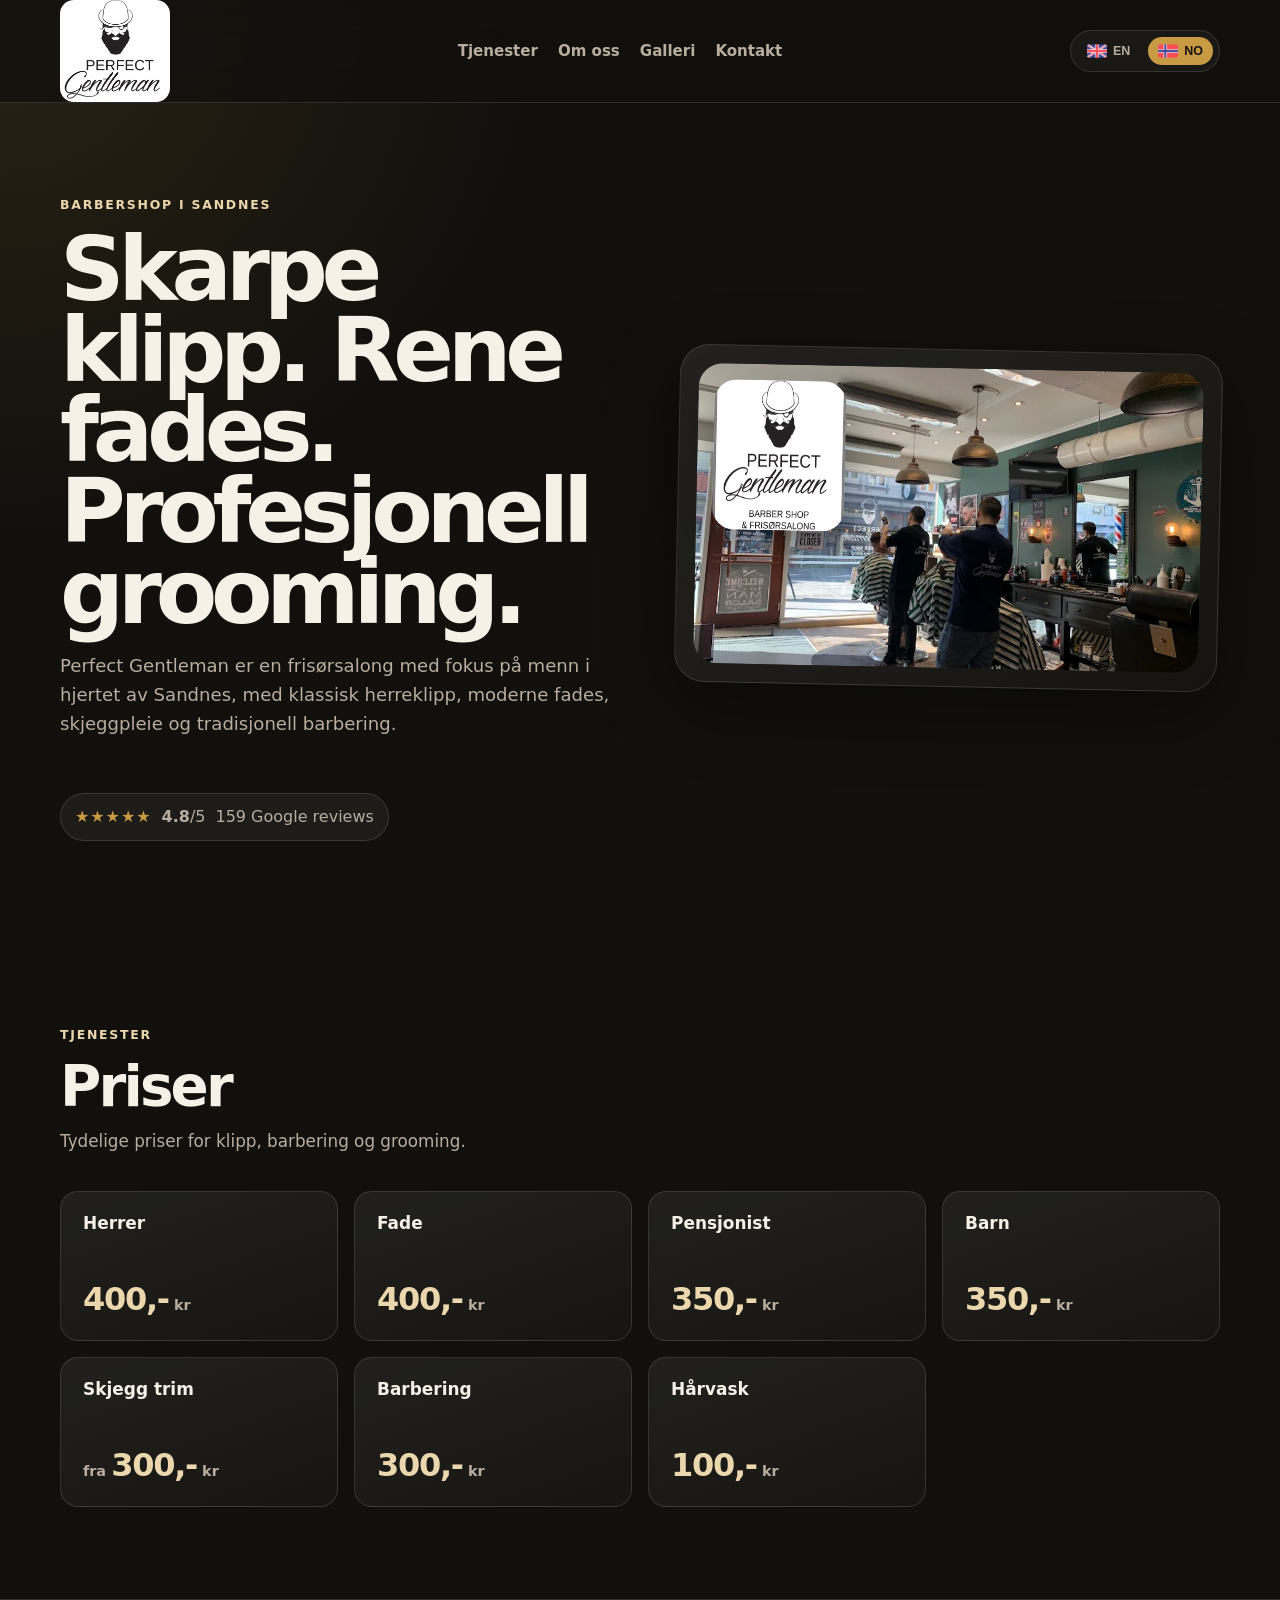
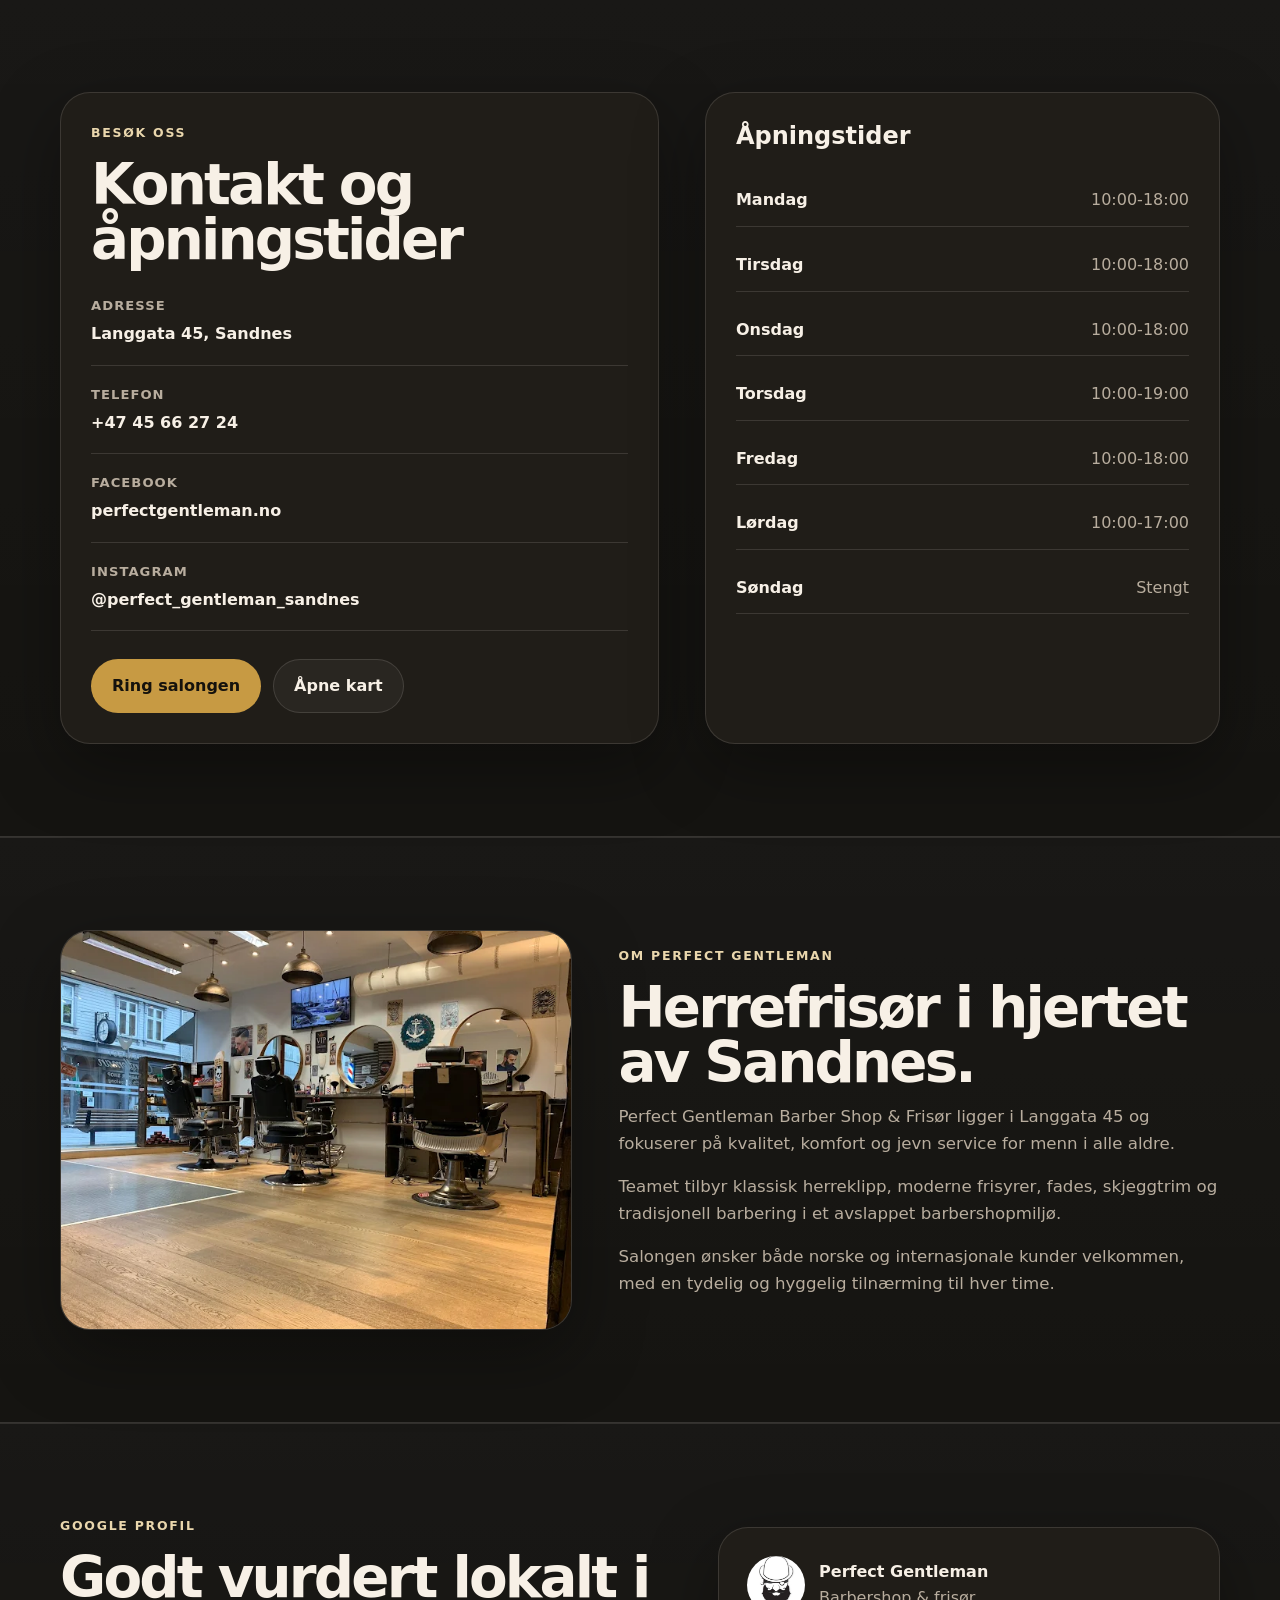
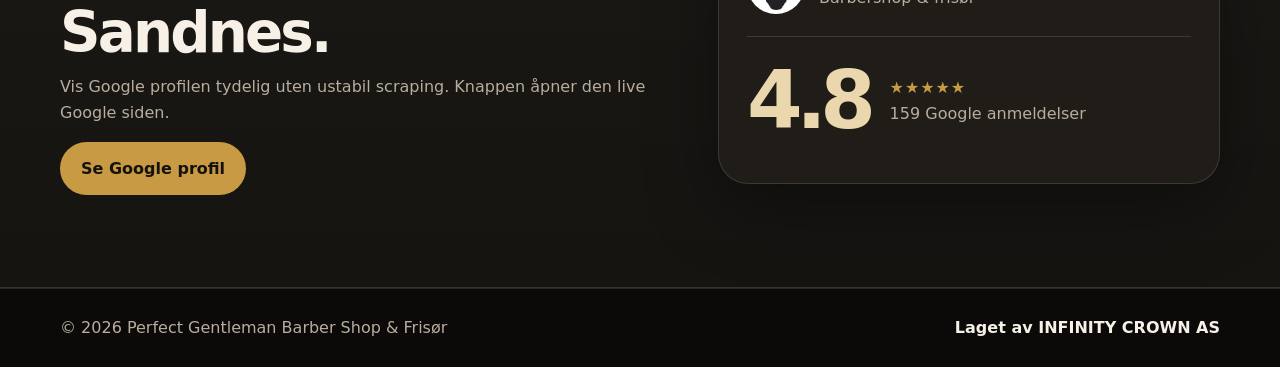
<file: perfect-gentleman/index.html>
<!doctype html>
<html lang="en">

<head>
  <meta charset="UTF-8" />
  <meta name="viewport" content="width=device-width, initial-scale=1.0" />
  <title>Perfect Gentleman Barber Shop & Frisør | Sandnes</title>
  <meta name="description"
    content="Perfect Gentleman Barber Shop & Frisør in Sandnes. Men's haircuts, fades, beard trim, shaving and grooming at Langgata 45." />
  <meta name="theme-color" content="#11100d" />
  <meta name="robots" content="index, follow" />

  <!-- Canonical URL -->
  <link rel="canonical" href="https://perfectgentleman.no/" />

  <!-- Open Graph -->
  <meta property="og:title" content="Perfect Gentleman Barber Shop & Frisør" />
  <meta property="og:description" content="Men's haircuts, fades, beard trim and shaving in Sandnes." />
  <meta property="og:image" content="assets/logo.jpg" />
  <meta property="og:url" content="https://perfectgentleman.no/" />
  <meta property="og:type" content="website" />
  <meta property="og:locale" content="nb_NO" />
  <meta property="og:site_name" content="Perfect Gentleman Barber Shop & Frisør" />

  <!-- Twitter Card -->
  <meta name="twitter:card" content="summary_large_image" />
  <meta name="twitter:title" content="Perfect Gentleman Barber Shop & Frisør" />
  <meta name="twitter:description" content="Men's haircuts, fades, beard trim and shaving in Sandnes." />
  <meta name="twitter:image" content="assets/logo.jpg" />

  <!-- Hreflang -->
  <link rel="alternate" hreflang="en" href="https://perfectgentleman.no/en/" />
  <link rel="alternate" hreflang="nb" href="https://perfectgentleman.no/" />
  <link rel="alternate" hreflang="x-default" href="https://perfectgentleman.no/" />

  <!-- DNS prefetch / preconnect -->
  <link rel="dns-prefetch" href="//maps.google.com" />
  <link rel="dns-prefetch" href="//www.facebook.com" />
  <link rel="dns-prefetch" href="//www.instagram.com" />
  <link rel="preconnect" href="https://maps.google.com" />
  <link rel="preconnect" href="https://www.facebook.com" />
  <link rel="preconnect" href="https://www.instagram.com" />

  <!-- JSON-LD Structured Data -->
  <script type="application/ld+json">
  {
    "@context": "https://schema.org",
    "@type": "LocalBusiness",
    "@id": "https://perfectgentleman.no/#business",
    "name": "Perfect Gentleman Barber Shop & Frisør",
    "image": "assets/full_logo.jpg",
    "url": "https://perfectgentleman.no/",
    "telephone": "+4745662724",
    "email": "",
    "priceRange": "100-400 NOK",
    "description": "Men's haircuts, fades, beard trim, shaving and grooming in Sandnes.",
    "address": {
      "@type": "PostalAddress",
      "streetAddress": "Langgata 45",
      "addressLocality": "Sandnes",
      "addressRegion": "Rogaland",
      "postalCode": "4306",
      "addressCountry": "NO"
    },
    "geo": {
      "@type": "GeoCoordinates",
      "latitude": 58.8519,
      "longitude": 5.7352
    },
    "openingHoursSpecification": [
      { "@type": "OpeningHoursSpecification", "dayOfWeek": "Monday", "opens": "10:00", "closes": "18:00" },
      { "@type": "OpeningHoursSpecification", "dayOfWeek": "Tuesday", "opens": "10:00", "closes": "18:00" },
      { "@type": "OpeningHoursSpecification", "dayOfWeek": "Wednesday", "opens": "10:00", "closes": "18:00" },
      { "@type": "OpeningHoursSpecification", "dayOfWeek": "Thursday", "opens": "10:00", "closes": "19:00" },
      { "@type": "OpeningHoursSpecification", "dayOfWeek": "Friday", "opens": "10:00", "closes": "18:00" },
      { "@type": "OpeningHoursSpecification", "dayOfWeek": "Saturday", "opens": "10:00", "closes": "17:00" },
      { "@type": "OpeningHoursSpecification", "dayOfWeek": "Sunday", "opens": "", "closes": "" }
    ],
    "aggregateRating": {
      "@type": "AggregateRating",
      "ratingValue": "4.8",
      "reviewCount": "159",
      "bestRating": "5"
    },
    "sameAs": [
      "https://www.facebook.com/perfectgentleman.no/",
      "https://www.instagram.com/perfect_gentleman_sandnes/"
    ]
  }
  </script>

  <link rel="icon" href="assets/logo.jpg" />
  <link rel="apple-touch-icon" href="assets/logo.jpg" />
  <link rel="preload" as="image" href="assets/full_logo.jpg" />
  <link rel="stylesheet" href="styles.css" />
</head>

<body>
  <a class="skip-link" href="#main">Skip to content</a>

  <header class="site-header" id="top">
    <div class="container header-inner">
      <a class="brand" href="#top" aria-label="Perfect Gentleman home">
        <img src="assets/logo%20with%20text.jpg" alt="Perfect Gentleman logo" width="200" height="60" loading="eager" />
      </a>

      <nav class="main-nav" aria-label="Main navigation">
        <a href="#services" data-i18n="nav.services">Services</a>
        <a href="#about" data-i18n="nav.about">About</a>
        <a href="#gallery" data-i18n="nav.gallery">Gallery</a>
        <a href="#contact" data-i18n="nav.contact">Contact</a>
      </nav>

      <div class="language-selector" aria-label="Language selector">
        <button class="language-button" type="button" data-lang="en" aria-label="Switch to English">
          <img src="assets/uk.png" alt="English" width="24" height="16" loading="eager" />
          <span>EN</span>
        </button>
        <button class="language-button" type="button" data-lang="no" aria-label="Switch to Norwegian">
          <img src="assets/no.png" alt="Norsk" width="24" height="16" loading="eager" />
          <span>NO</span>
        </button>
      </div>
    </div>
  </header>

  <main id="main">
    <section class="hero section-pad">
      <div class="container hero-grid">
        <div class="hero-copy reveal">
          <p class="eyebrow" data-i18n="hero.eyebrow">Barber shop in Sandnes</p>
          <h1 data-i18n="hero.title">Sharp cuts. Clean fades. Professional grooming.</h1>
          <p class="hero-text" data-i18n="hero.text">Perfect Gentleman is a men-focused barber shop in the heart of
            Sandnes, offering classic haircuts, modern fades, beard care and traditional shaving.</p>
          <div class="hero-actions">
            <!--<a class="button button-primary" href="tel:+4745662724" data-i18n="hero.call">Call +47 45 66 27 24</a>
            <a class="button button-secondary" href="#booking" data-i18n="hero.booking">Booking placeholder</a>-->
          </div>
          <div class="trust-strip" aria-label="Google rating">
            <span class="stars" aria-hidden="true">★★★★★</span>
            <span><strong data-config="rating">4.8</strong>/5</span>
            <span data-config="reviews">159 Google reviews</span>
          </div>
        </div>

        <div class="hero-media reveal delay-1 hide-on-mobile">
          <div class="hero-card">
            <img class="hero-logo" src="assets/full_logo.jpg" alt="Perfect Gentleman full logo" width="100" height="150" loading="eager" fetchpriority="high" />
            <img class="hero-photo" src="assets/barbers-at-work.webp" alt="Barbers working inside Perfect Gentleman" width="400" height="300" loading="eager" />
          </div>
        </div>
      </div>
    </section>

    <!--<section class="info-band">
      <div class="container info-band-grid">
        <div>
          <span data-i18n="info.addressLabel">Address</span>
          <strong>Langgata 45, Sandnes</strong>
        </div>
        <div>
          <span data-i18n="info.phoneLabel">Phone</span>
          <strong><a href="tel:+4745662724">+47 45 66 27 24</a></strong>
        </div>
        <div>
          <span data-i18n="info.todayLabel">Opening hours</span>
          <strong data-i18n="info.hoursShort">Mon-Fri 10:00-18:00
            <br>Lørdag 10:00-17:00
          </strong>
        </div>
      </div>
    </section>-->



    <section class="section-pad" id="services">
      <div class="container">
        <div class="section-heading reveal">
          <p class="eyebrow" data-i18n="services.eyebrow">Services</p>
          <h2 data-i18n="services.title">Prices</h2>
          <p data-i18n="services.text">Clear pricing for essential barber and grooming services.</p>
        </div>
        <div class="price-grid reveal delay-1" id="priceGrid" aria-live="polite"></div>
      </div>
    </section>

    <section class="section-pad section-alt" id="contact">
      <div class="container contact-grid">
        <div class="contact-card reveal">
          <p class="eyebrow" data-i18n="contact.eyebrow">Visit</p>
          <h2 data-i18n="contact.title">Contact and opening hours</h2>
          <div class="contact-list">
            <p><span data-i18n="contact.address">Address</span><strong><a
                  href="https://maps.app.goo.gl/utkWQBapg1sckWcVA" target="_blank" rel="noopener">Langgata 45,
                  Sandnes</a></strong></p>
            <p><span data-i18n="contact.phone">Phone</span><strong><a href="tel:+4745662724">+47 45 66 27
                  24</a></strong></p>
            <p><span>Facebook</span><strong><a href="https://www.facebook.com/perfectgentleman.no/" target="_blank"
                  rel="noopener">perfectgentleman.no</a></strong></p>
            <p><span>Instagram</span><strong><a href="https://www.instagram.com/perfect_gentleman_sandnes/"
                  target="_blank" rel="noopener">@perfect_gentleman_sandnes</a></strong></p>
          </div>
          <div class="contact-actions">
            <a class="button button-primary" href="tel:+4745662724" data-i18n="contact.call">Call salon</a>
            <a class="button button-secondary" href="https://maps.app.goo.gl/utkWQBapg1sckWcVA" target="_blank"
              rel="noopener" data-i18n="contact.map">Open map</a>
          </div>
        </div>
        <div class="hours-card reveal delay-1">
          <h3 data-i18n="hours.title">Opening hours</h3>
          <div id="hoursList" class="hours-list" aria-live="polite"></div>
        </div>
      </div>
    </section>


    <section class="section-pad section-alt" id="about">
      <div class="container about-grid">
          <div class="about-media reveal hide-on-mobile">
          <img src="assets/studio-empty-chairs.webp" alt="Perfect Gentleman barber shop interior" width="600" height="400" loading="lazy" />
        </div>
        <div class="about-copy reveal delay-1">
          <p class="eyebrow" data-i18n="about.eyebrow">About Perfect Gentleman</p>
          <h2 data-i18n="about.title">Men's grooming in the heart of Sandnes.</h2>
          <p data-i18n="about.p1">Perfect Gentleman Barber Shop & Frisør is located at Langgata 45 and focuses on
            quality, comfort and consistent service for men of all ages.</p>
          <p data-i18n="about.p2">The team offers classic men's haircuts, modern styles, fades, beard trims and
            traditional shaving in a relaxed barbershop setting.</p>
          <p data-i18n="about.p3">The salon welcomes both Norwegian and international customers, with a direct and
            friendly approach to every appointment.</p>
        </div>
      </div>
    </section>

    <!--<section class="section-pad" id="gallery">
      <div class="container">
        <div class="section-heading reveal">
          <p class="eyebrow" data-i18n="gallery.eyebrow">Gallery</p>
          <h2 data-i18n="gallery.title">Inside the shop</h2>
          <p data-i18n="gallery.text">A simple collage area for photos from the studio, chairs, entrance and daily work.
          </p>
        </div>
        <div class="gallery-grid reveal delay-1">
          <figure class="gallery-item gallery-large">
            <img src="assets/barbers-at-work.webp" alt="Barbers working in the studio" />
          </figure>
          <figure class="gallery-item">
            <img src="assets/outside-entrance-1.JPG" alt="Outside entrance" />
          </figure>
          <figure class="gallery-item gallery-wide">
            <img src="assets/studio-empty-chairs.webp" alt="Empty studio with chairs" />
          </figure>
        </div>
      </div>
    </section>-->

    <section class="section-pad section-alt" id="reviews">
      <div class="container reviews-grid">
        <div class="review-copy reveal">
          <p class="eyebrow" data-i18n="reviews.eyebrow">Google profile</p>
          <h2 data-i18n="reviews.title">Trusted locally in Sandnes.</h2>
          <p data-i18n="reviews.text">Showcase the Google profile clearly without relying on fragile scraping. The
            button opens the live Google business page.</p>
          <a class="button button-primary" id="googlePageLink" href="https://share.google/YpfbjD3df5ppKz8mH"
            target="_blank" rel="noopener" data-i18n="reviews.button">View Google profile</a>
        </div>
        <div class="google-card reveal delay-1">
            <div class="google-card-top">
            <img src="assets/logo.jpg" alt="Perfect Gentleman logo" width="60" height="60" loading="lazy" />
            <div>
              <strong>Perfect Gentleman</strong>
              <span data-i18n="reviews.category">Barber shop & Frisør</span>
            </div>
          </div>
          <div class="rating-display">
            <strong data-config="ratingLarge">4.8</strong>
            <div>
              <span class="stars" aria-hidden="true">★★★★★</span>
              <p><span data-config="reviewsPlain">159</span> <span data-i18n="reviews.reviewLabel">Google reviews</span>
              </p>
            </div>
          </div>
          <!-- <p class="review-note" data-i18n="reviews.note">Rating and review count can be updated in site-config.js.</p> -->
        </div>
      </div>
    </section>

    <!--<section class="section-pad" id="booking">
      <div class="container booking-card reveal">
        <div>
          <p class="eyebrow" data-i18n="booking.eyebrow">Booking</p>
          <h2 data-i18n="booking.title">Booking integration placeholder</h2>
          <p data-i18n="booking.text">This area is ready for a booking link, embedded booking widget or third-party
            booking system when needed.</p>
        </div>
        <a class="button button-secondary" id="bookingAction" href="tel:+4745662724" data-i18n="booking.button">Call to
          book for now</a>
      </div>
    </section>-->


  </main>

  <footer class="site-footer">
    <div class="container footer-inner">
      <p>© <span id="year"></span> Perfect Gentleman Barber Shop & Frisør</p>
      <p><a href="https://infinitycrown.no/" target="_blank" rel="noopener" data-i18n="nav.footer">Made by INFINITY CROWN</a></p>
    </div>
  </footer>

  <script src="site-config.js"></script>
  <script src="script.js"></script>
</body>

</html>
</file>
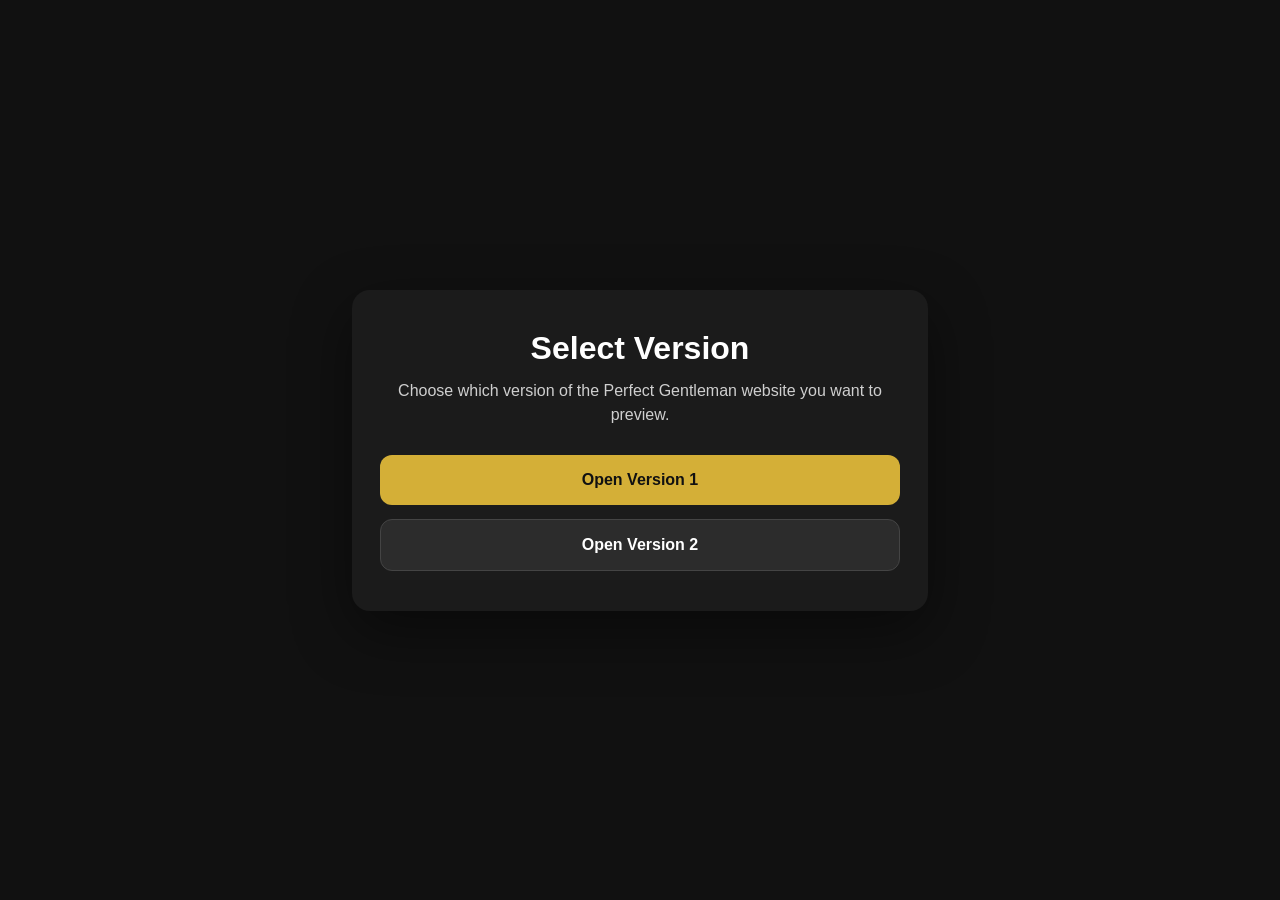
<file: perfect-gentleman/old/index.html>
<!DOCTYPE html>
<html lang="en">
<head>
  <meta charset="UTF-8" />
  <meta name="viewport" content="width=device-width, initial-scale=1.0" />
  <title>Choose Website Version</title>

  <style>
    body {
      margin: 0;
      min-height: 100vh;
      font-family: Arial, sans-serif;
      background: #111;
      color: #fff;
      display: flex;
      align-items: center;
      justify-content: center;
    }

    .container {
      width: 90%;
      max-width: 520px;
      text-align: center;
      background: #1b1b1b;
      padding: 40px 28px;
      border-radius: 18px;
      box-shadow: 0 20px 60px rgba(0, 0, 0, 0.45);
    }

    h1 {
      margin: 0 0 12px;
      font-size: 32px;
    }

    p {
      margin: 0 0 28px;
      color: #cfcfcf;
      line-height: 1.5;
    }

    .buttons {
      display: grid;
      gap: 14px;
    }

    a {
      display: block;
      padding: 16px 18px;
      border-radius: 12px;
      background: #d4af37;
      color: #111;
      text-decoration: none;
      font-weight: 700;
      transition: transform 0.2s ease, background 0.2s ease;
    }

    a:hover {
      transform: translateY(-2px);
      background: #f0c94a;
    }

    .secondary {
      background: #2c2c2c;
      color: #fff;
      border: 1px solid #444;
    }

    .secondary:hover {
      background: #3a3a3a;
    }
  </style>
</head>

<body>
  <main class="container">
    <h1>Select Version</h1>
    <p>Choose which version of the Perfect Gentleman website you want to preview.</p>

    <div class="buttons">
      <a href="Version1/index.html">Open Version 1</a>
      <a href="Version2/index.html" class="secondary">Open Version 2</a>
    </div>
  </main>
</body>
</html>
</file>
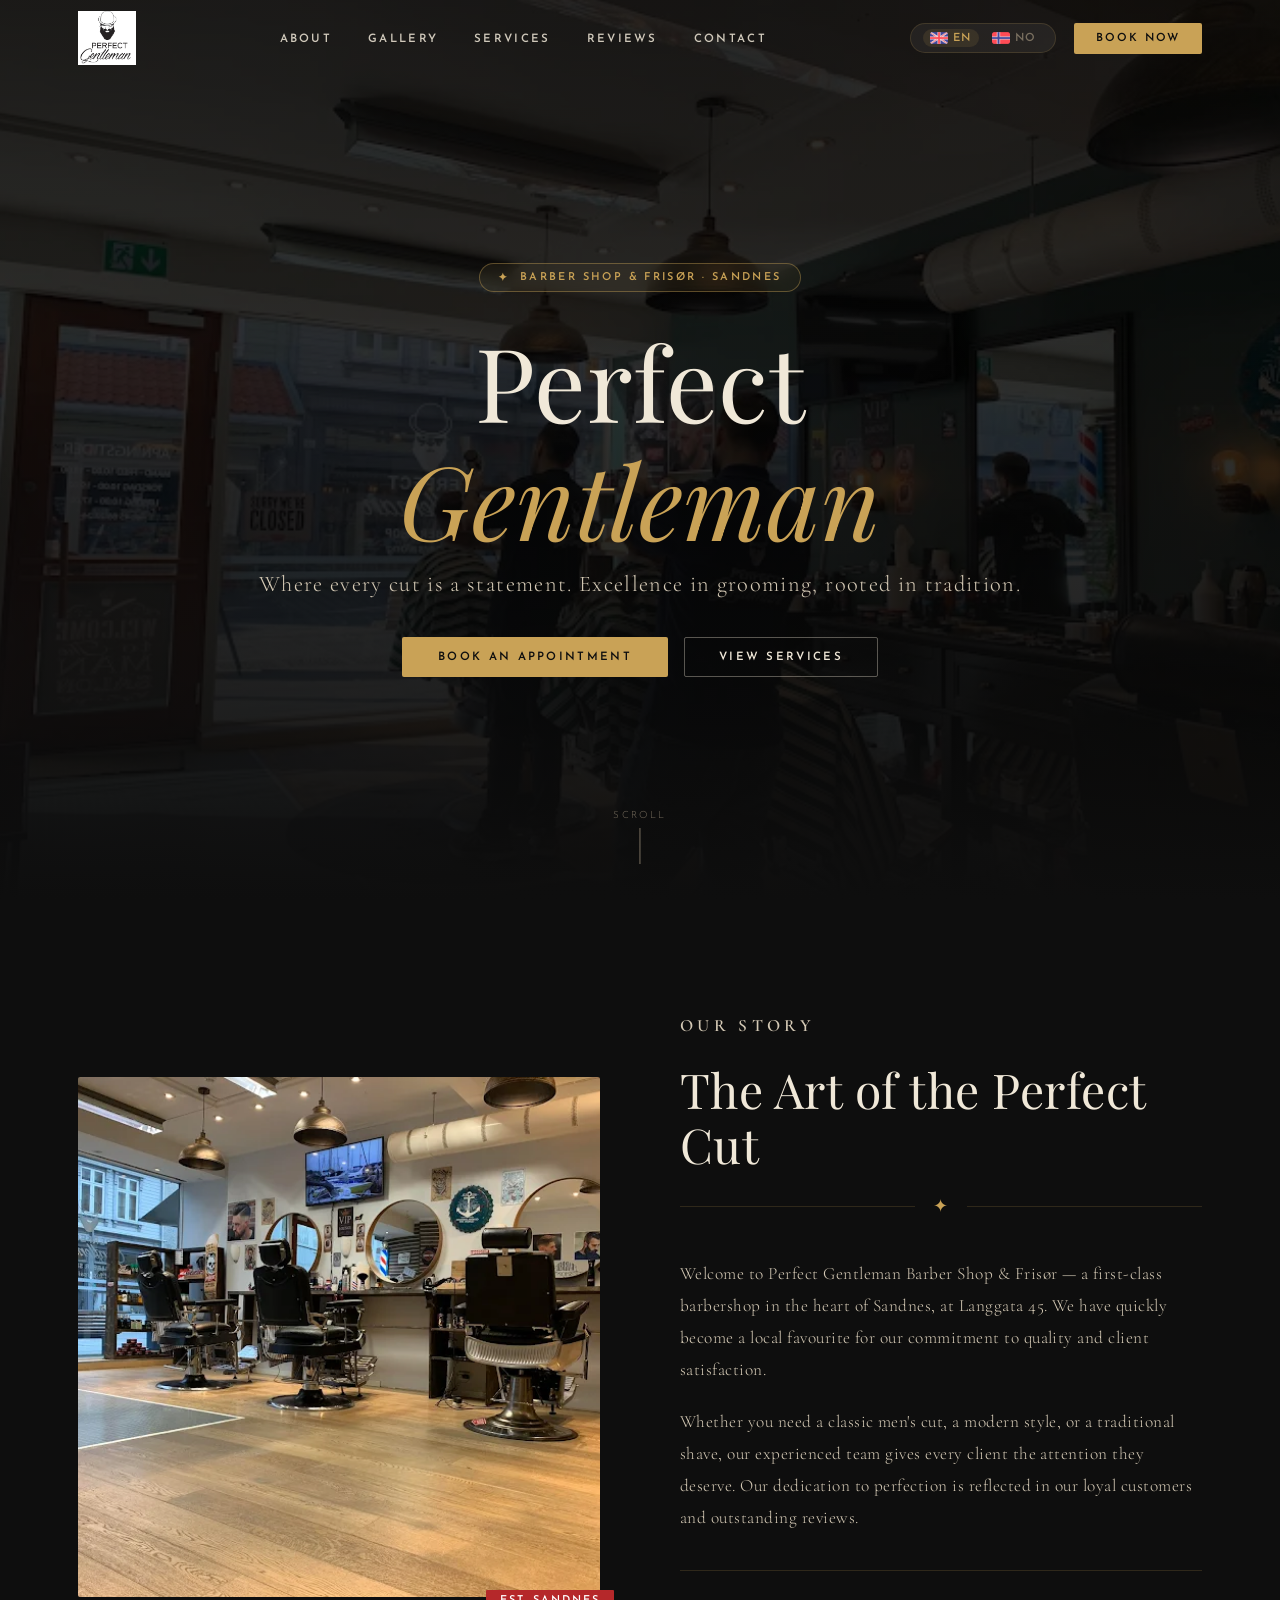
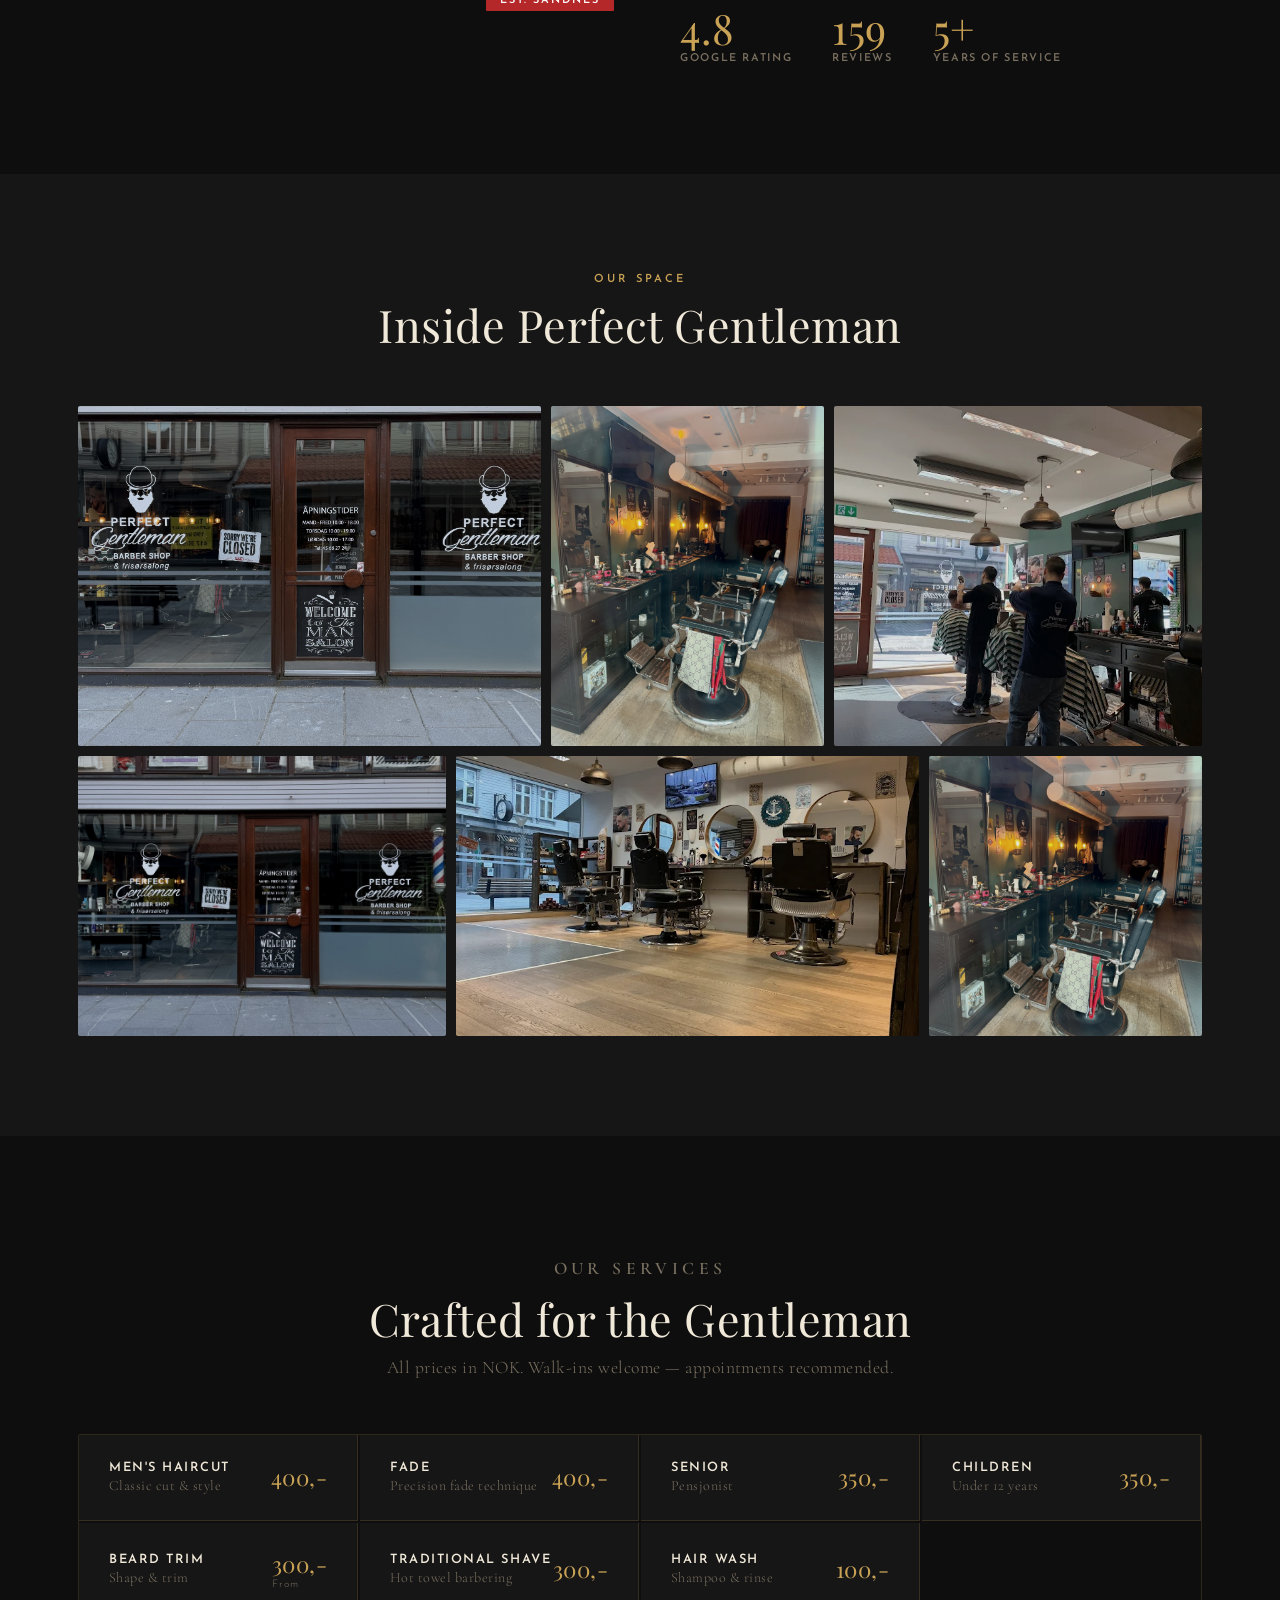
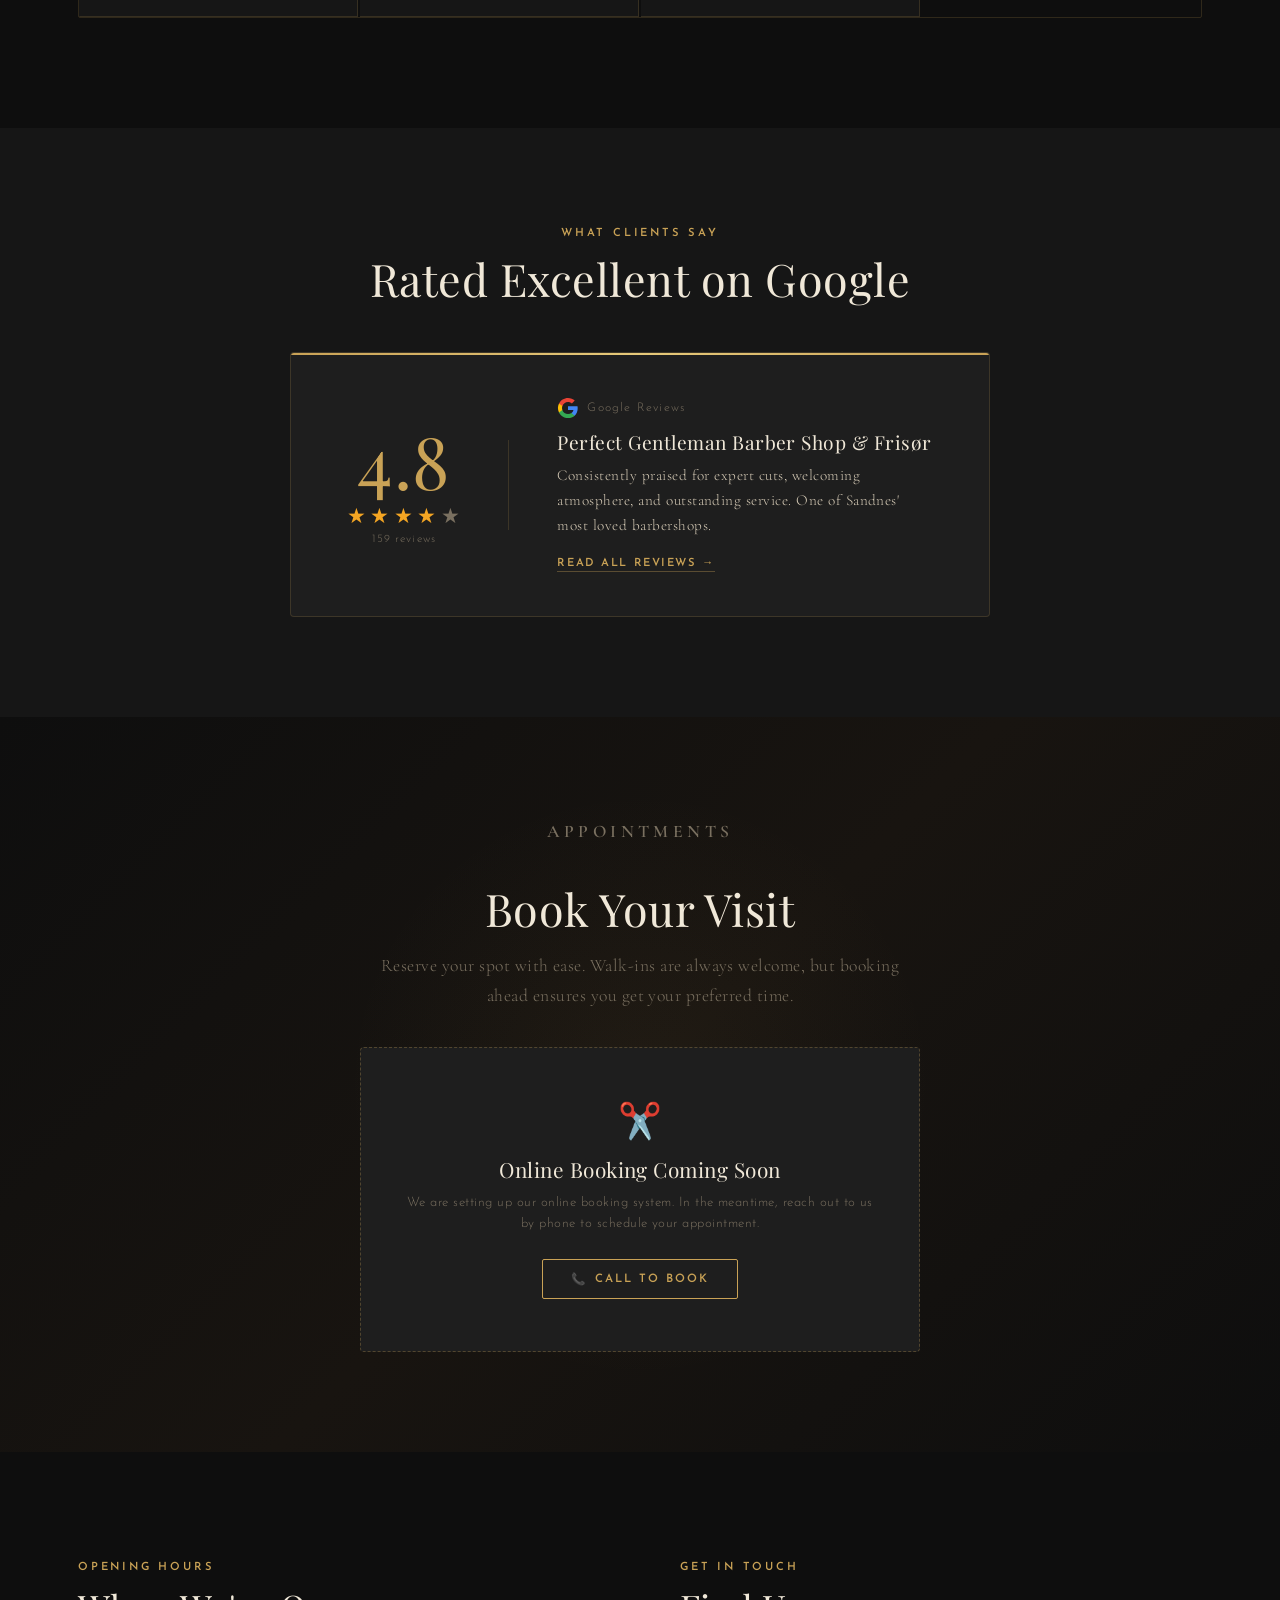
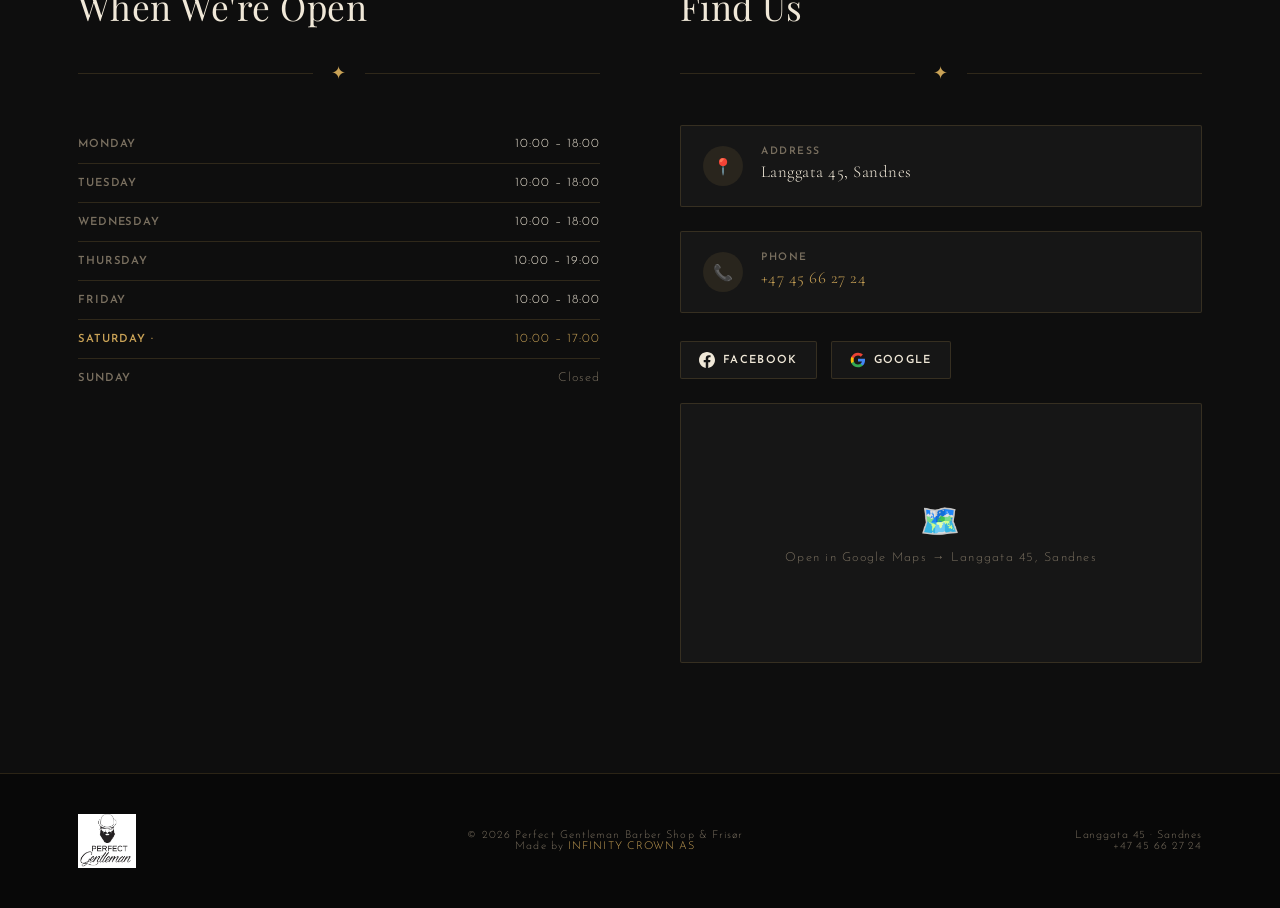
<file: perfect-gentleman/Version1/index.html>
<!DOCTYPE html>
<html lang="en">
<head>
  <meta charset="UTF-8" />
  <meta name="viewport" content="width=device-width, initial-scale=1.0" />
  <title>Perfect Gentleman Barber Shop & Frisør</title>
  <link rel="icon" type="image/jpg" href="logo.jpg" />
  <link rel="preconnect" href="https://fonts.googleapis.com" />
  <link rel="preconnect" href="https://fonts.gstatic.com" crossorigin />
  <link href="https://fonts.googleapis.com/css2?family=Playfair+Display:ital,wght@0,400;0,600;0,700;1,400&family=Cormorant+Garamond:wght@300;400;500&family=Josefin+Sans:wght@300;400;600&display=swap" rel="stylesheet" />
  <script src="config.js"></script>
    <link rel="stylesheet" href="styles.css" />

</head>

<body>

  <!-- Custom Cursor -->
  <div id="custom-cursor"><img src="cursor.png" alt="" /></div>

  <!-- ============================================================
       NAVIGATION
  ============================================================ -->
  <nav id="navbar">
    <div class="container nav-inner">
      <a href="#hero" class="nav-logo">
        <img src="logo_with_text.jpg" alt="Perfect Gentleman" />
      </a>

      <ul class="nav-links">
        <li><a href="#about"    data-i18n="nav.about">About</a></li>
        <li><a href="#gallery"  data-i18n="nav.gallery">Gallery</a></li>
        <li><a href="#services" data-i18n="nav.services">Services</a></li>
        <li><a href="#reviews"  data-i18n="nav.reviews">Reviews</a></li>
        <li><a href="#info"     data-i18n="nav.contact">Contact</a></li>
      </ul>

      <div class="nav-right">
        <div class="lang-selector">
          <button class="lang-btn active" id="btn-en" onclick="setLang('en')">
            <img src="uk.png" alt="English" /> EN
          </button>
          <button class="lang-btn" id="btn-no" onclick="setLang('no')">
            <img src="no.png" alt="Norsk" /> NO
          </button>
        </div>
        <a href="#booking" class="btn-book" data-i18n="nav.book">Book Now</a>
        <button class="hamburger" id="hamburger" onclick="toggleMenu()" aria-label="Menu">
          <span></span><span></span><span></span>
        </button>
      </div>
    </div>
  </nav>

  <!-- Mobile Menu -->
  <div id="mobile-menu">
    <a href="#about"    data-i18n="nav.about"    onclick="toggleMenu()">About</a>
    <a href="#gallery"  data-i18n="nav.gallery"  onclick="toggleMenu()">Gallery</a>
    <a href="#services" data-i18n="nav.services" onclick="toggleMenu()">Services</a>
    <a href="#reviews"  data-i18n="nav.reviews"  onclick="toggleMenu()">Reviews</a>
    <a href="#info"     data-i18n="nav.contact"  onclick="toggleMenu()">Contact</a>
    <a href="#booking"  data-i18n="nav.book"     onclick="toggleMenu()">Book Now</a>
    <div class="mobile-lang">
      <button class="lang-btn active" id="m-btn-en" onclick="setLang('en')">
        <img src="uk.png" alt="English" /> EN
      </button>
      <button class="lang-btn" id="m-btn-no" onclick="setLang('no')">
        <img src="no.png" alt="Norsk" /> NO
      </button>
    </div>
  </div>

  <!-- ============================================================
       HERO
  ============================================================ -->
  <section id="hero">
    <div class="hero-bg"></div>
    <div class="hero-overlay"></div>
    <div class="hero-content">
      <div class="hero-badge" data-i18n="hero.badge">Barber Shop & Frisør · Sandnes</div>
      <h1 class="hero-title">Perfect<br /><em>Gentleman</em></h1>
      <p class="hero-subtitle" data-i18n="hero.subtitle">
        Where every cut is a statement. Excellence in grooming, rooted in tradition.
      </p>
      <div class="hero-cta">
        <a href="#booking" class="btn-primary" data-i18n="hero.cta.book">Book an Appointment</a>
        <a href="#services" class="btn-outline" data-i18n="hero.cta.services">View Services</a>
      </div>
    </div>
    <div class="hero-scroll"><span data-i18n="hero.scroll">Scroll</span></div>
  </section>

  <!-- ============================================================
       ABOUT
  ============================================================ -->
  <section id="about">
    <div class="container">
      <div class="about-grid reveal">
        <div class="about-img-wrap">
          <div class="about-img-accent"></div>
          <img src="studio-empty-chairs.webp" alt="Perfect Gentleman interior" />
          <span class="about-tag" data-i18n="about.tag">Est. Sandnes</span>
        </div>
        <div class="about-text">
          <p class="section-label" data-i18n="about.label">Our Story</p>
          <h2 data-i18n="about.title">The Art of the<br />Perfect Cut</h2>
          <div class="divider"><span class="divider-icon">✦</span></div>
          <p data-i18n="about.p1">
            Welcome to Perfect Gentleman Barber Shop & Frisør — a first-class barbershop in the heart of Sandnes, at Langgata 45. We have quickly become a local favourite for our commitment to quality and client satisfaction.
          </p>
          <p data-i18n="about.p2">
            Whether you need a classic men's cut, a modern style, or a traditional shave, our experienced team gives every client the attention they deserve. Our dedication to perfection is reflected in our loyal customers and outstanding reviews.
          </p>
          <div class="about-stats">
            <div>
              <div class="stat-num">4.8</div>
              <div class="stat-label" data-i18n="about.stat1">Google Rating</div>
            </div>
            <div>
              <div class="stat-num">159</div>
              <div class="stat-label" data-i18n="about.stat2">Reviews</div>
            </div>
            <div>
              <div class="stat-num">5+</div>
              <div class="stat-label" data-i18n="about.stat3">Years of Service</div>
            </div>
          </div>
        </div>
      </div>
    </div>
  </section>

  <!-- ============================================================
       GALLERY
  ============================================================ -->
  <section id="gallery">
    <div class="container">
      <div class="gallery-header reveal">
        <p class="section-label" data-i18n="gallery.label">Our Space</p>
        <h2 data-i18n="gallery.title">Inside Perfect Gentleman</h2>
      </div>
      <div class="gallery-grid reveal">
        <div class="gallery-item gi-1">
          <img src="outside-entrance-1.JPG" alt="Shop entrance" />
        </div>
        <div class="gallery-item gi-2">
          <img src="chairs.JPG" alt="Barber chairs" />
        </div>
        <div class="gallery-item gi-3">
          <img src="barbers-at-work.webp" alt="Barbers at work" />
        </div>
        <div class="gallery-item gi-4">
          <img src="outside-entrance-2.JPG" alt="Shop exterior" />
        </div>
        <div class="gallery-item gi-5">
          <img src="studio-empty-chairs.webp" alt="Barber studio" />
        </div>
        <div class="gallery-item gi-6">
          <img src="chairs.JPG" alt="Interior detail" />
        </div>
      </div>
    </div>
  </section>

  <!-- ============================================================
       SERVICES
  ============================================================ -->
  <section id="services">
    <div class="container">
      <div class="services-header reveal">
        <p class="section-label" data-i18n="services.label">Our Services</p>
        <h2 data-i18n="services.title">Crafted for the Gentleman</h2>
        <p data-i18n="services.subtitle">All prices in NOK. Walk-ins welcome — appointments recommended.</p>
      </div>
      <div class="price-grid reveal">
        <div class="price-item">
          <div>
            <div class="price-name" data-i18n="svc.herrer">Men's Haircut</div>
            <div class="price-desc" data-i18n="svc.herrer.desc">Classic cut & style</div>
          </div>
          <div><div class="price-amount">400,-</div></div>
        </div>
        <div class="price-item">
          <div>
            <div class="price-name" data-i18n="svc.fade">Fade</div>
            <div class="price-desc" data-i18n="svc.fade.desc">Precision fade technique</div>
          </div>
          <div><div class="price-amount">400,-</div></div>
        </div>
        <div class="price-item">
          <div>
            <div class="price-name" data-i18n="svc.senior">Senior</div>
            <div class="price-desc" data-i18n="svc.senior.desc">Pensjonist</div>
          </div>
          <div><div class="price-amount">350,-</div></div>
        </div>
        <div class="price-item">
          <div>
            <div class="price-name" data-i18n="svc.barn">Children</div>
            <div class="price-desc" data-i18n="svc.barn.desc">Under 12 years</div>
          </div>
          <div><div class="price-amount">350,-</div></div>
        </div>
        <div class="price-item">
          <div>
            <div class="price-name" data-i18n="svc.beard">Beard Trim</div>
            <div class="price-desc" data-i18n="svc.beard.desc">Shape & trim</div>
          </div>
          <div>
            <div class="price-amount">300,-</div>
            <div class="price-note" data-i18n="svc.beard.from">From</div>
          </div>
        </div>
        <div class="price-item">
          <div>
            <div class="price-name" data-i18n="svc.shave">Traditional Shave</div>
            <div class="price-desc" data-i18n="svc.shave.desc">Hot towel barbering</div>
          </div>
          <div><div class="price-amount">300,-</div></div>
        </div>
        <div class="price-item">
          <div>
            <div class="price-name" data-i18n="svc.wash">Hair Wash</div>
            <div class="price-desc" data-i18n="svc.wash.desc">Shampoo & rinse</div>
          </div>
          <div><div class="price-amount">100,-</div></div>
        </div>
      </div>
    </div>
  </section>

  <!-- ============================================================
       REVIEWS
  ============================================================ -->
  <section id="reviews">
    <div class="container">
      <div class="reviews-inner reveal">
        <p class="section-label" data-i18n="reviews.label">What Clients Say</p>
        <h2 data-i18n="reviews.title">Rated Excellent on Google</h2>
        <div class="google-card">
          <div class="google-score-wrap">
            <div class="google-score" id="g-score">4.8</div>
            <div class="google-stars" id="g-stars"></div>
            <div class="google-count">
              <span id="g-count">159</span> <span data-i18n="reviews.count">reviews</span>
            </div>
          </div>
          <div class="google-sep"></div>
          <div class="google-info">
            <div class="google-logo">
              <!-- Google G icon SVG -->
              <svg viewBox="0 0 24 24" xmlns="http://www.w3.org/2000/svg">
                <path d="M22.56 12.25c0-.78-.07-1.53-.2-2.25H12v4.26h5.92c-.26 1.37-1.04 2.53-2.21 3.31v2.77h3.57c2.08-1.92 3.28-4.74 3.28-8.09z" fill="#4285F4"/>
                <path d="M12 23c2.97 0 5.46-.98 7.28-2.66l-3.57-2.77c-.98.66-2.23 1.06-3.71 1.06-2.86 0-5.29-1.93-6.16-4.53H2.18v2.84C3.99 20.53 7.7 23 12 23z" fill="#34A853"/>
                <path d="M5.84 14.09c-.22-.66-.35-1.36-.35-2.09s.13-1.43.35-2.09V7.07H2.18C1.43 8.55 1 10.22 1 12s.43 3.45 1.18 4.93l3.66-2.84z" fill="#FBBC05"/>
                <path d="M12 5.38c1.62 0 3.06.56 4.21 1.64l3.15-3.15C17.45 2.09 14.97 1 12 1 7.7 1 3.99 3.47 2.18 7.07l3.66 2.84c.87-2.6 3.3-4.53 6.16-4.53z" fill="#EA4335"/>
              </svg>
              Google Reviews
            </div>
            <div class="google-name">Perfect Gentleman Barber Shop & Frisør</div>
            <p class="google-desc" data-i18n="reviews.desc">
              Consistently praised for expert cuts, welcoming atmosphere, and outstanding service. One of Sandnes' most loved barbershops.
            </p>
            <a href="https://share.google/YpfbjD3df5ppKz8mH" target="_blank" rel="noopener" class="google-link" data-i18n="reviews.cta">
              Read all reviews →
            </a>
          </div>
        </div>
      </div>
    </div>
  </section>

  <!-- ============================================================
       BOOKING
  ============================================================ -->
  <section id="booking">
    <div class="container">
      <div class="booking-inner reveal">
        <p class="section-label" data-i18n="booking.label">Appointments</p>
        <h2 data-i18n="booking.title">Book Your Visit</h2>
        <p data-i18n="booking.subtitle">Reserve your spot with ease. Walk-ins are always welcome, but booking ahead ensures you get your preferred time.</p>
        <div class="booking-placeholder">
          <div class="bp-icon">✂️</div>
          <h3 data-i18n="booking.ph.title">Online Booking Coming Soon</h3>
          <p data-i18n="booking.ph.desc">
            We are setting up our online booking system. In the meantime, reach out to us by phone to schedule your appointment.
          </p>
          <a href="tel:+4745662724" class="btn-contact">
            📞 <span data-i18n="booking.ph.cta">Call to Book</span>
          </a>
        </div>
      </div>
    </div>
  </section>

  <!-- ============================================================
       INFO: HOURS + CONTACT
  ============================================================ -->
  <section id="info">
    <div class="container">
      <div class="info-grid">
        <!-- Hours -->
        <div class="info-block reveal">
          <p class="section-label" data-i18n="hours.label">Opening Hours</p>
          <h2 data-i18n="hours.title">When We're Open</h2>
          <div class="divider"><span class="divider-icon">✦</span></div>
          <table class="hours-table">
            <tbody id="hours-table">
              <!-- Rendered by JS -->
            </tbody>
          </table>
        </div>

        <!-- Contact -->
        <div class="info-block reveal">
          <p class="section-label" data-i18n="contact.label">Get In Touch</p>
          <h2 data-i18n="contact.title">Find Us</h2>
          <div class="divider"><span class="divider-icon">✦</span></div>
          <div class="contact-items">
            <div class="contact-item">
              <div class="contact-icon">📍</div>
              <div>
                <div class="contact-label" data-i18n="contact.address">Address</div>
                <div class="contact-value">Langgata 45, Sandnes</div>
              </div>
            </div>
            <div class="contact-item">
              <div class="contact-icon">📞</div>
              <div>
                <div class="contact-label" data-i18n="contact.phone">Phone</div>
                <div class="contact-value"><a href="tel:+4745662724">+47 45 66 27 24</a></div>
              </div>
            </div>
          </div>
          <div class="social-strip">
            <a href="https://www.facebook.com/perfectgentleman.no/" target="_blank" rel="noopener" class="social-btn">
              <!-- Facebook icon -->
              <svg viewBox="0 0 24 24" fill="currentColor">
                <path d="M24 12.073c0-6.627-5.373-12-12-12s-12 5.373-12 12c0 5.99 4.388 10.954 10.125 11.854v-8.385H7.078v-3.47h3.047V9.43c0-3.007 1.792-4.669 4.533-4.669 1.312 0 2.686.235 2.686.235v2.953H15.83c-1.491 0-1.956.925-1.956 1.874v2.25h3.328l-.532 3.47h-2.796v8.385C19.612 23.027 24 18.062 24 12.073z"/>
              </svg>
              Facebook
            </a>
            <a href="https://share.google/YpfbjD3df5ppKz8mH" target="_blank" rel="noopener" class="social-btn">
              <svg viewBox="0 0 24 24" fill="currentColor">
                <path d="M22.56 12.25c0-.78-.07-1.53-.2-2.25H12v4.26h5.92c-.26 1.37-1.04 2.53-2.21 3.31v2.77h3.57c2.08-1.92 3.28-4.74 3.28-8.09z" fill="#4285F4"/>
                <path d="M12 23c2.97 0 5.46-.98 7.28-2.66l-3.57-2.77c-.98.66-2.23 1.06-3.71 1.06-2.86 0-5.29-1.93-6.16-4.53H2.18v2.84C3.99 20.53 7.7 23 12 23z" fill="#34A853"/>
                <path d="M5.84 14.09c-.22-.66-.35-1.36-.35-2.09s.13-1.43.35-2.09V7.07H2.18C1.43 8.55 1 10.22 1 12s.43 3.45 1.18 4.93l3.66-2.84z" fill="#FBBC05"/>
                <path d="M12 5.38c1.62 0 3.06.56 4.21 1.64l3.15-3.15C17.45 2.09 14.97 1 12 1 7.7 1 3.99 3.47 2.18 7.07l3.66 2.84c.87-2.6 3.3-4.53 6.16-4.53z" fill="#EA4335"/>
              </svg>
              Google
            </a>
          </div>
          <a href="https://maps.google.com/?q=Langgata+45,+Sandnes" target="_blank" rel="noopener" class="map-placeholder">
            <span class="map-icon">🗺️</span>
            <span data-i18n="contact.map">Open in Google Maps → Langgata 45, Sandnes</span>
          </a>
        </div>
      </div>
    </div>
  </section>

  <!-- ============================================================
       FOOTER
  ============================================================ -->
  <footer id="footer">
    <div class="container footer-inner">
      <div class="footer-logo">
        <img src="logo_with_text.jpg" alt="Perfect Gentleman" />
      </div>
      <div class="footer-copy">
        &copy; <span id="year"></span> Perfect Gentleman Barber Shop & Frisør<br/>
        <span data-i18n="footer.made">Made by</span>
        <a href="https://infinitycrown.no/" target="_blank" rel="noopener">INFINITY CROWN AS</a>
      </div>
      <div class="footer-address">
        Langgata 45 · Sandnes<br/>
        +47 45 66 27 24
      </div>
    </div>
  </footer>
  <script src="script.js"></script>
</body>
</html>
</file>
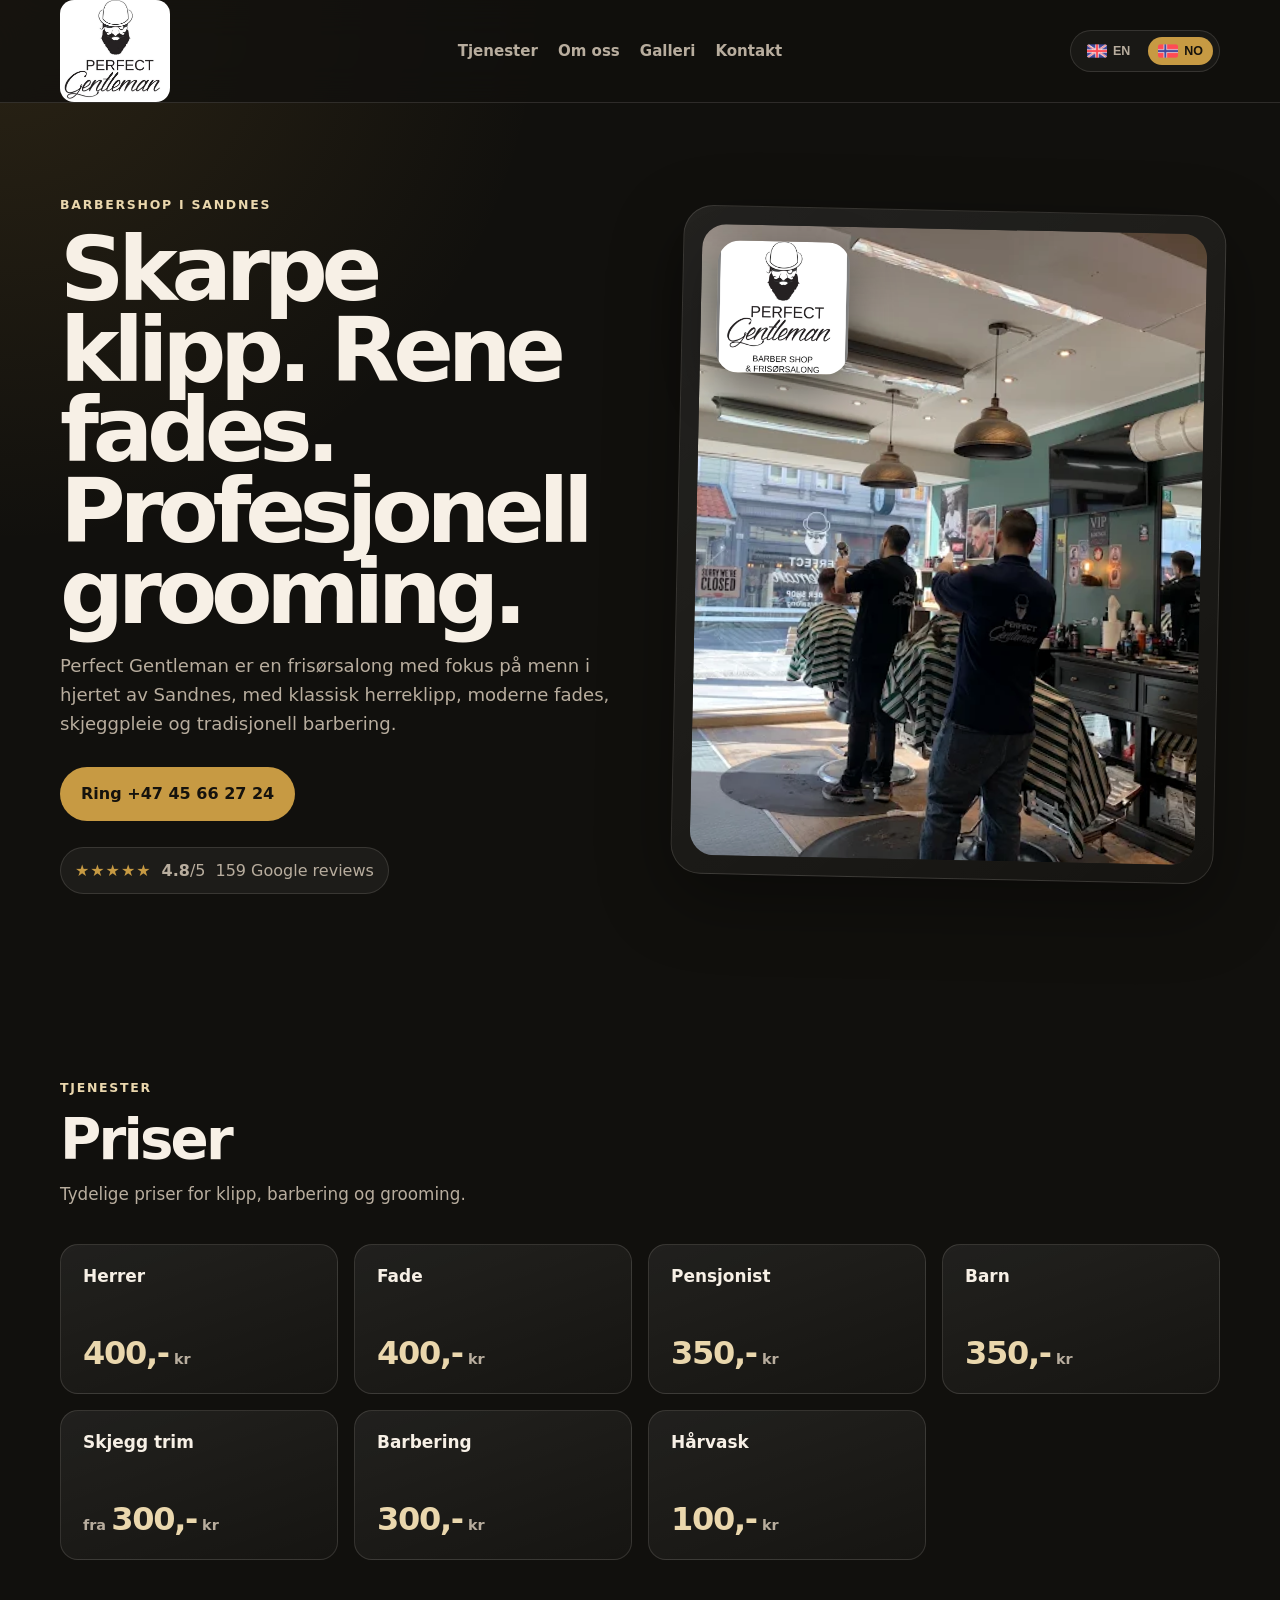
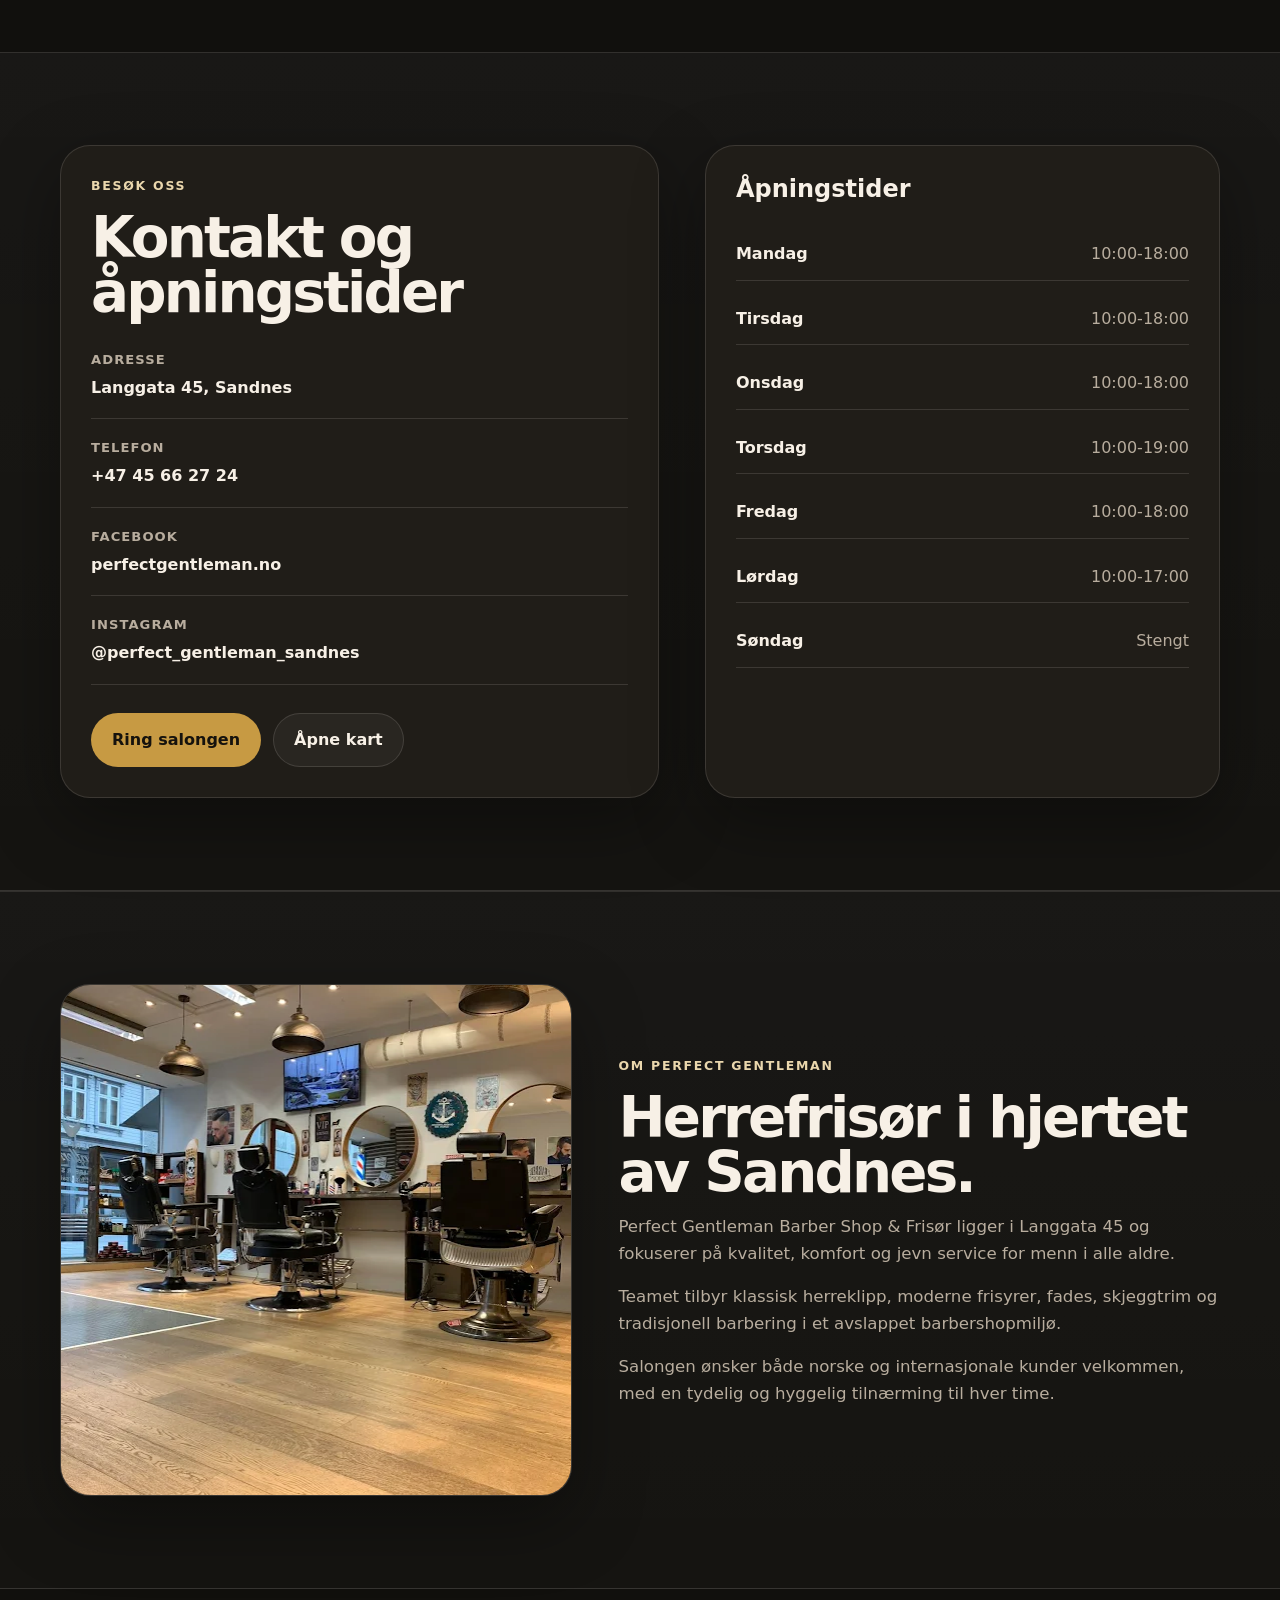
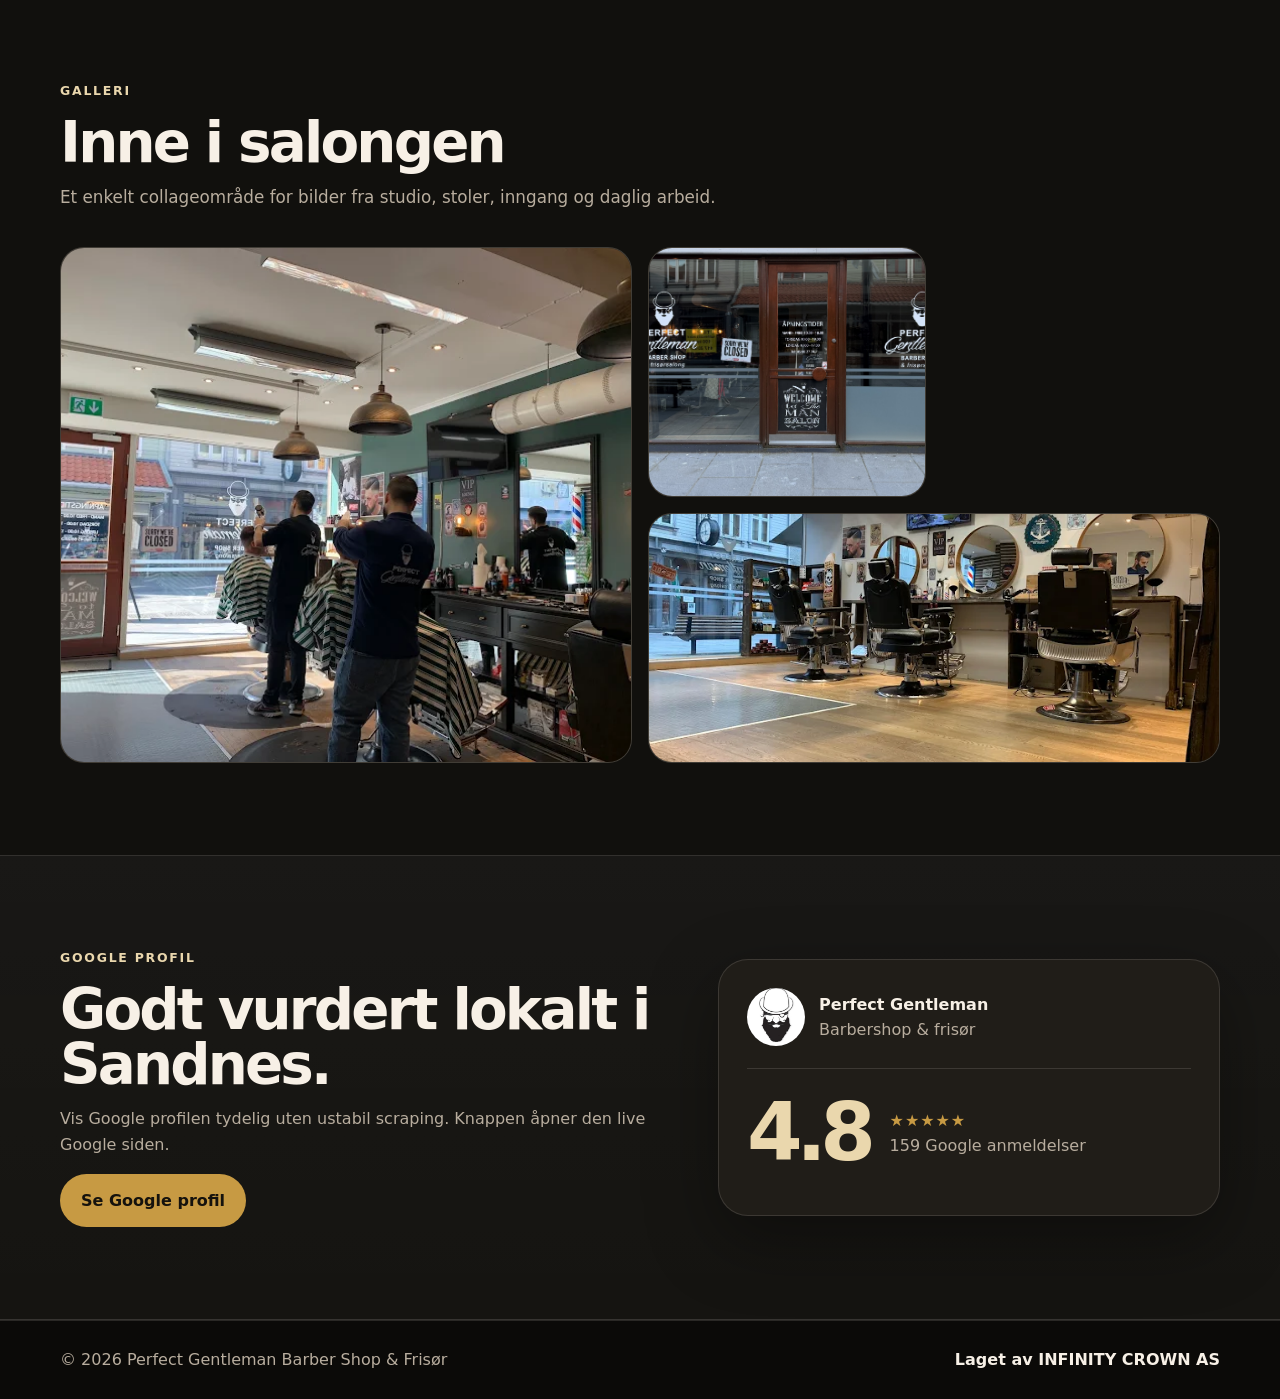
<file: perfect-gentleman/Version2/index.html>
<!doctype html>
<html lang="en">

<head>
  <meta charset="UTF-8" />
  <meta name="viewport" content="width=device-width, initial-scale=1.0" />
  <title>Perfect Gentleman Barber Shop & Frisør | Sandnes</title>
  <meta name="description"
    content="Perfect Gentleman Barber Shop & Frisør in Sandnes. Men's haircuts, fades, beard trim, shaving and grooming at Langgata 45." />
  <meta name="theme-color" content="#11100d" />

  <meta property="og:title" content="Perfect Gentleman Barber Shop & Frisør" />
  <meta property="og:description" content="Men's haircuts, fades, beard trim and shaving in Sandnes." />
  <meta property="og:image" content="assets/full_logo.jpg" />
  <meta property="og:type" content="website" />

  <link rel="icon" href="assets/logo.jpg" />
  <link rel="apple-touch-icon" href="assets/logo.jpg" />
  <link rel="preload" as="image" href="assets/full_logo.jpg" />
  <link rel="stylesheet" href="styles.css" />
</head>

<body>
  <a class="skip-link" href="#main">Skip to content</a>

  <header class="site-header" id="top">
    <div class="container header-inner">
      <a class="brand" href="#top" aria-label="Perfect Gentleman home">
        <img src="assets/logo%20with%20text.jpg" alt="Perfect Gentleman logo" />
      </a>

      <nav class="main-nav" aria-label="Main navigation">
        <a href="#services" data-i18n="nav.services">Services</a>
        <a href="#about" data-i18n="nav.about">About</a>
        <a href="#gallery" data-i18n="nav.gallery">Gallery</a>
        <a href="#contact" data-i18n="nav.contact">Contact</a>
      </nav>

      <div class="language-selector" aria-label="Language selector">
        <button class="language-button" type="button" data-lang="en" aria-label="Switch to English">
          <img src="assets/uk.png" alt="English" />
          <span>EN</span>
        </button>
        <button class="language-button" type="button" data-lang="no" aria-label="Switch to Norwegian">
          <img src="assets/no.png" alt="Norsk" />
          <span>NO</span>
        </button>
      </div>
    </div>
  </header>

  <main id="main">
    <section class="hero section-pad">
      <div class="container hero-grid">
        <div class="hero-copy reveal">
          <p class="eyebrow" data-i18n="hero.eyebrow">Barber shop in Sandnes</p>
          <h1 data-i18n="hero.title">Sharp cuts. Clean fades. Professional grooming.</h1>
          <p class="hero-text" data-i18n="hero.text">Perfect Gentleman is a men-focused barber shop in the heart of
            Sandnes, offering classic haircuts, modern fades, beard care and traditional shaving.</p>
          <div class="hero-actions">
            <a class="button button-primary" href="tel:+4745662724" data-i18n="hero.call">Call +47 45 66 27 24</a>
            <!--<a class="button button-secondary" href="#booking" data-i18n="hero.booking">Booking placeholder</a>-->
          </div>
          <div class="trust-strip" aria-label="Google rating">
            <span class="stars" aria-hidden="true">★★★★★</span>
            <span><strong data-config="rating">4.8</strong>/5</span>
            <span data-config="reviews">159 Google reviews</span>
          </div>
        </div>

        <div class="hero-media reveal delay-1 hide-on-mobile">
          <div class="hero-card">
            <img class="hero-logo" src="assets/full_logo.jpg" alt="Perfect Gentleman full logo" />
            <img class="hero-photo" src="assets/barbers-at-work.webp" alt="Barbers working inside Perfect Gentleman" />
          </div>
        </div>
      </div>
    </section>

    <!--<section class="info-band">
      <div class="container info-band-grid">
        <div>
          <span data-i18n="info.addressLabel">Address</span>
          <strong>Langgata 45, Sandnes</strong>
        </div>
        <div>
          <span data-i18n="info.phoneLabel">Phone</span>
          <strong><a href="tel:+4745662724">+47 45 66 27 24</a></strong>
        </div>
        <div>
          <span data-i18n="info.todayLabel">Opening hours</span>
          <strong data-i18n="info.hoursShort">Mon-Fri 10:00-18:00
            <br>Lørdag 10:00-17:00
          </strong>
        </div>
      </div>
    </section>-->



    <section class="section-pad" id="services">
      <div class="container">
        <div class="section-heading reveal">
          <p class="eyebrow" data-i18n="services.eyebrow">Services</p>
          <h2 data-i18n="services.title">Prices</h2>
          <p data-i18n="services.text">Clear pricing for essential barber and grooming services.</p>
        </div>
        <div class="price-grid reveal delay-1" id="priceGrid" aria-live="polite"></div>
      </div>
    </section>

    <section class="section-pad section-alt" id="contact">
      <div class="container contact-grid">
        <div class="contact-card reveal">
          <p class="eyebrow" data-i18n="contact.eyebrow">Visit</p>
          <h2 data-i18n="contact.title">Contact and opening hours</h2>
          <div class="contact-list">
            <p><span data-i18n="contact.address">Address</span><strong><a
                  href="https://maps.app.goo.gl/utkWQBapg1sckWcVA" target="_blank" rel="noopener">Langgata 45,
                  Sandnes</a></strong></p>
            <p><span data-i18n="contact.phone">Phone</span><strong><a href="tel:+4745662724">+47 45 66 27
                  24</a></strong></p>
            <p><span>Facebook</span><strong><a href="https://www.facebook.com/perfectgentleman.no/" target="_blank"
                  rel="noopener">perfectgentleman.no</a></strong></p>
            <p><span>Instagram</span><strong><a href="https://www.instagram.com/perfect_gentleman_sandnes/"
                  target="_blank" rel="noopener">@perfect_gentleman_sandnes</a></strong></p>
          </div>
          <div class="contact-actions">
            <a class="button button-primary" href="tel:+4745662724" data-i18n="contact.call">Call salon</a>
            <a class="button button-secondary" href="https://maps.app.goo.gl/utkWQBapg1sckWcVA" target="_blank"
              rel="noopener" data-i18n="contact.map">Open map</a>
          </div>
        </div>
        <div class="hours-card reveal delay-1">
          <h3 data-i18n="hours.title">Opening hours</h3>
          <div id="hoursList" class="hours-list" aria-live="polite"></div>
        </div>
      </div>
    </section>


    <section class="section-pad section-alt" id="about">
      <div class="container about-grid">
        <div class="about-media reveal hide-on-mobile">
          <img src="assets/studio-empty-chairs.webp" alt="Perfect Gentleman barber shop interior" />
        </div>
        <div class="about-copy reveal delay-1">
          <p class="eyebrow" data-i18n="about.eyebrow">About Perfect Gentleman</p>
          <h2 data-i18n="about.title">Men's grooming in the heart of Sandnes.</h2>
          <p data-i18n="about.p1">Perfect Gentleman Barber Shop & Frisør is located at Langgata 45 and focuses on
            quality, comfort and consistent service for men of all ages.</p>
          <p data-i18n="about.p2">The team offers classic men's haircuts, modern styles, fades, beard trims and
            traditional shaving in a relaxed barbershop setting.</p>
          <p data-i18n="about.p3">The salon welcomes both Norwegian and international customers, with a direct and
            friendly approach to every appointment.</p>
        </div>
      </div>
    </section>

    <section class="section-pad" id="gallery">
      <div class="container">
        <div class="section-heading reveal">
          <p class="eyebrow" data-i18n="gallery.eyebrow">Gallery</p>
          <h2 data-i18n="gallery.title">Inside the shop</h2>
          <p data-i18n="gallery.text">A simple collage area for photos from the studio, chairs, entrance and daily work.
          </p>
        </div>
        <div class="gallery-grid reveal delay-1">
          <figure class="gallery-item gallery-large">
            <img src="assets/barbers-at-work.webp" alt="Barbers working in the studio" />
          </figure>
          <figure class="gallery-item">
            <img src="assets/outside-entrance-1.JPG" alt="Outside entrance" />
          </figure>
          <figure class="gallery-item gallery-wide">
            <img src="assets/studio-empty-chairs.webp" alt="Empty studio with chairs" />
          </figure>
        </div>
      </div>
    </section>

    <section class="section-pad section-alt" id="reviews">
      <div class="container reviews-grid">
        <div class="review-copy reveal">
          <p class="eyebrow" data-i18n="reviews.eyebrow">Google profile</p>
          <h2 data-i18n="reviews.title">Trusted locally in Sandnes.</h2>
          <p data-i18n="reviews.text">Showcase the Google profile clearly without relying on fragile scraping. The
            button opens the live Google business page.</p>
          <a class="button button-primary" id="googlePageLink" href="https://share.google/YpfbjD3df5ppKz8mH"
            target="_blank" rel="noopener" data-i18n="reviews.button">View Google profile</a>
        </div>
        <div class="google-card reveal delay-1">
          <div class="google-card-top">
            <img src="assets/logo.jpg" alt="Perfect Gentleman logo" />
            <div>
              <strong>Perfect Gentleman</strong>
              <span data-i18n="reviews.category">Barber shop & Frisør</span>
            </div>
          </div>
          <div class="rating-display">
            <strong data-config="ratingLarge">4.8</strong>
            <div>
              <span class="stars" aria-hidden="true">★★★★★</span>
              <p><span data-config="reviewsPlain">159</span> <span data-i18n="reviews.reviewLabel">Google reviews</span>
              </p>
            </div>
          </div>
          <!-- <p class="review-note" data-i18n="reviews.note">Rating and review count can be updated in site-config.js.</p> -->
        </div>
      </div>
    </section>

    <!--<section class="section-pad" id="booking">
      <div class="container booking-card reveal">
        <div>
          <p class="eyebrow" data-i18n="booking.eyebrow">Booking</p>
          <h2 data-i18n="booking.title">Booking integration placeholder</h2>
          <p data-i18n="booking.text">This area is ready for a booking link, embedded booking widget or third-party
            booking system when needed.</p>
        </div>
        <a class="button button-secondary" id="bookingAction" href="tel:+4745662724" data-i18n="booking.button">Call to
          book for now</a>
      </div>
    </section>-->


  </main>

  <footer class="site-footer">
    <div class="container footer-inner">
      <p>© <span id="year"></span> Perfect Gentleman Barber Shop & Frisør</p>
      <p><a href="https://infinitycrown.no/" target="_blank" rel="noopener" data-i18n="nav.footer">Made by INFINITY CROWN AS</a></p>
    </div>
  </footer>

  <script src="site-config.js"></script>
  <script src="script.js"></script>
</body>

</html>
</file>
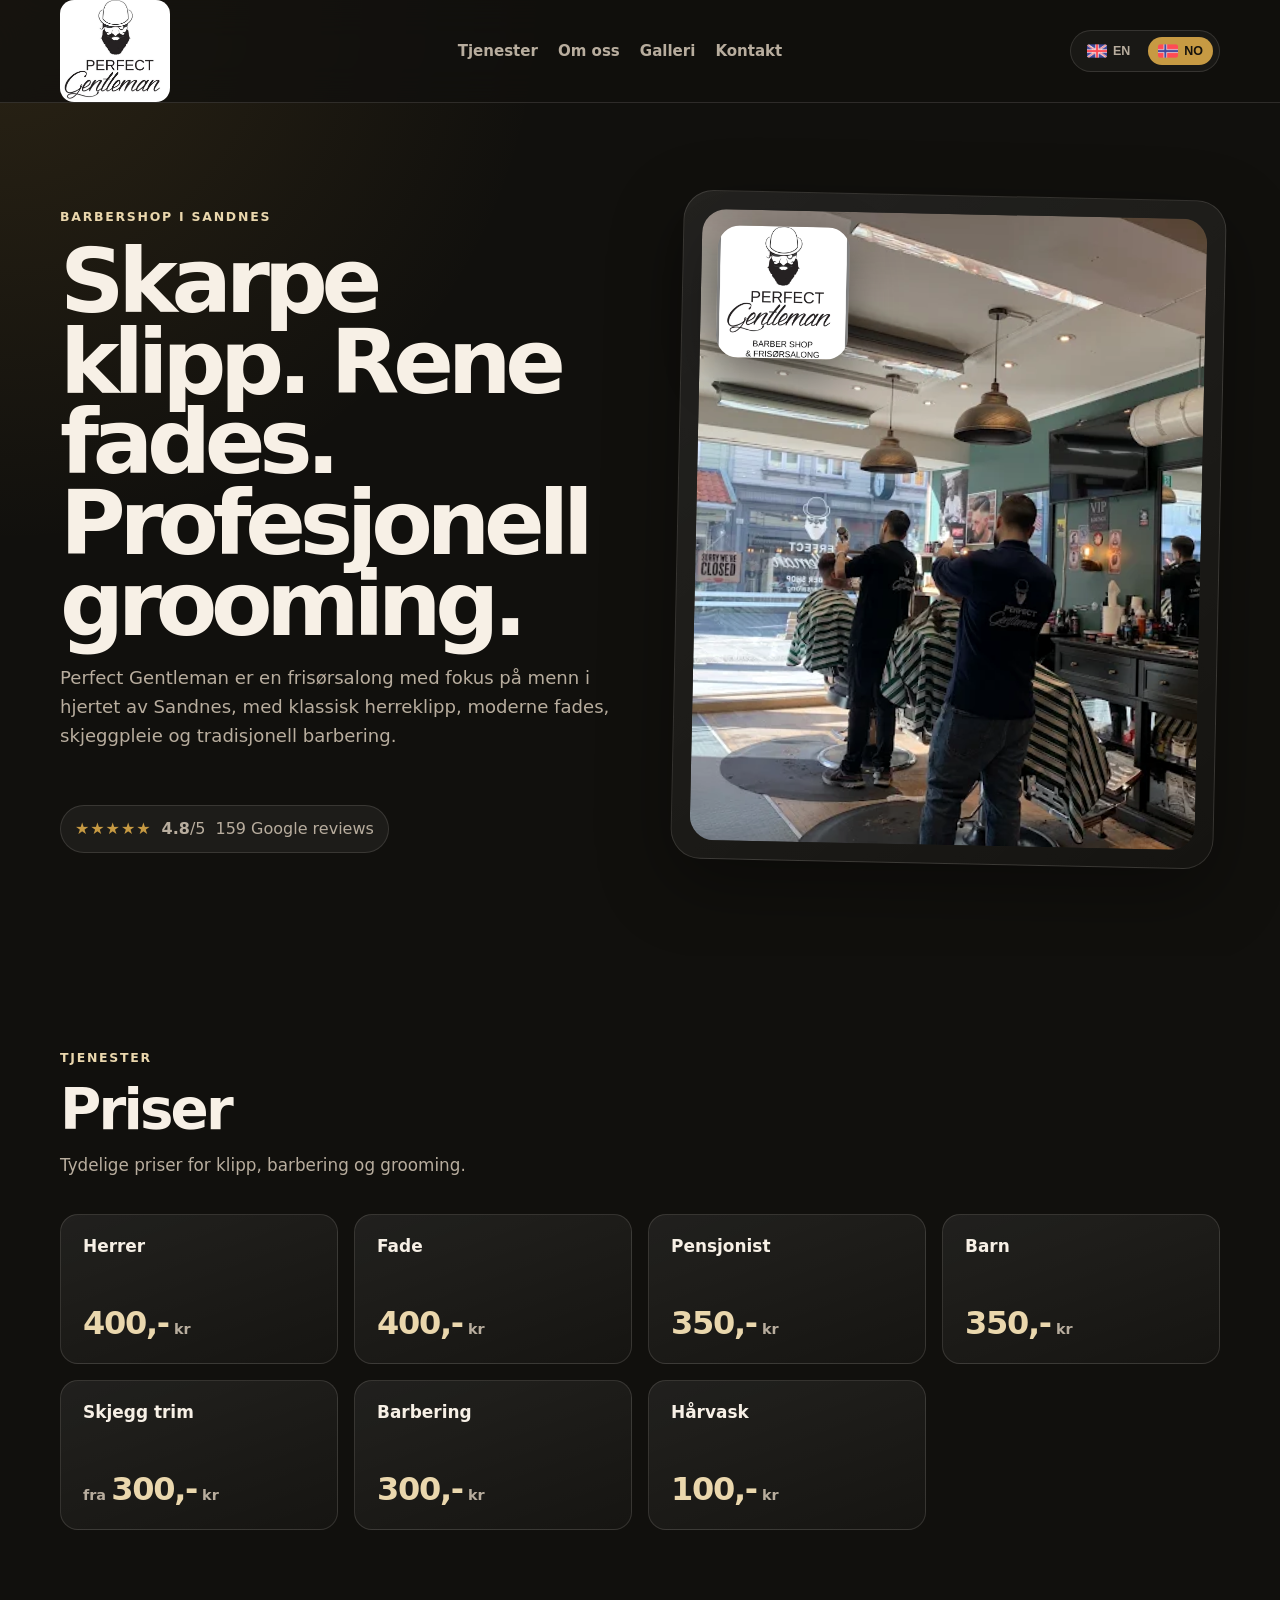
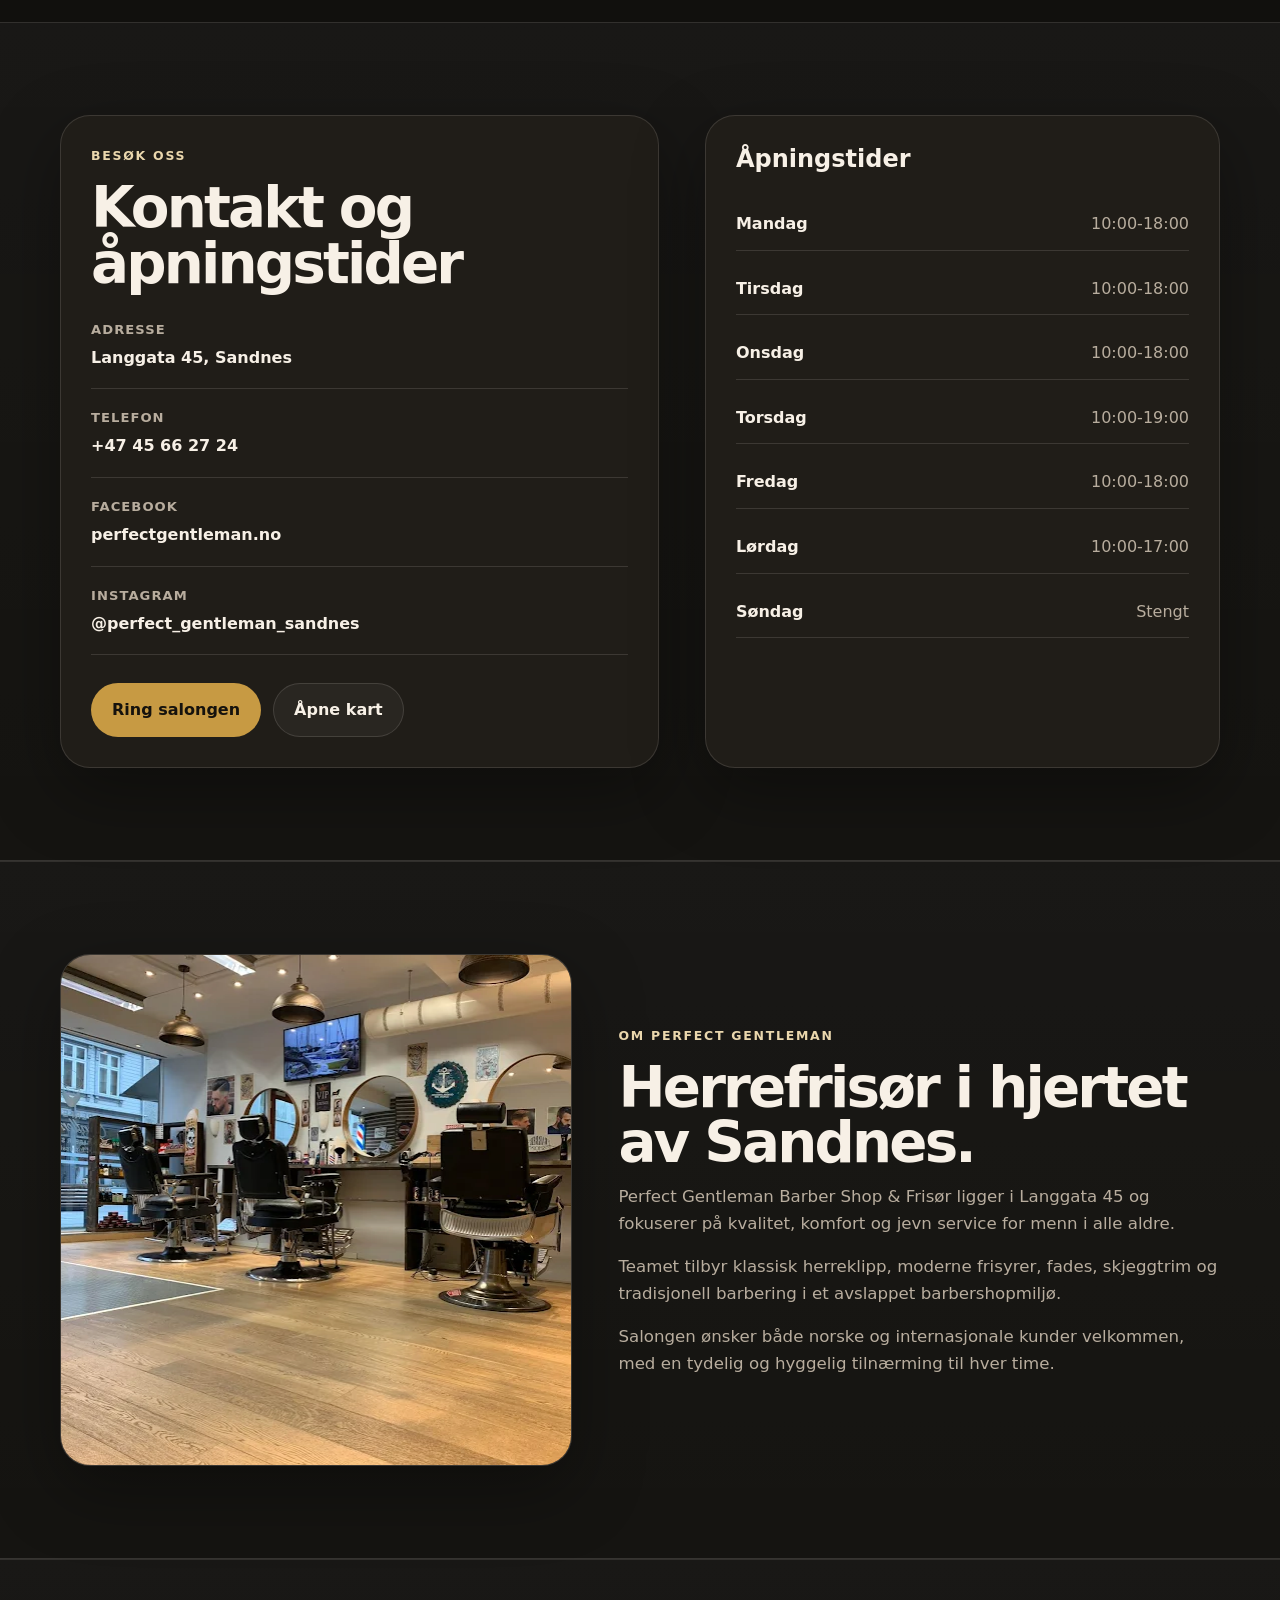
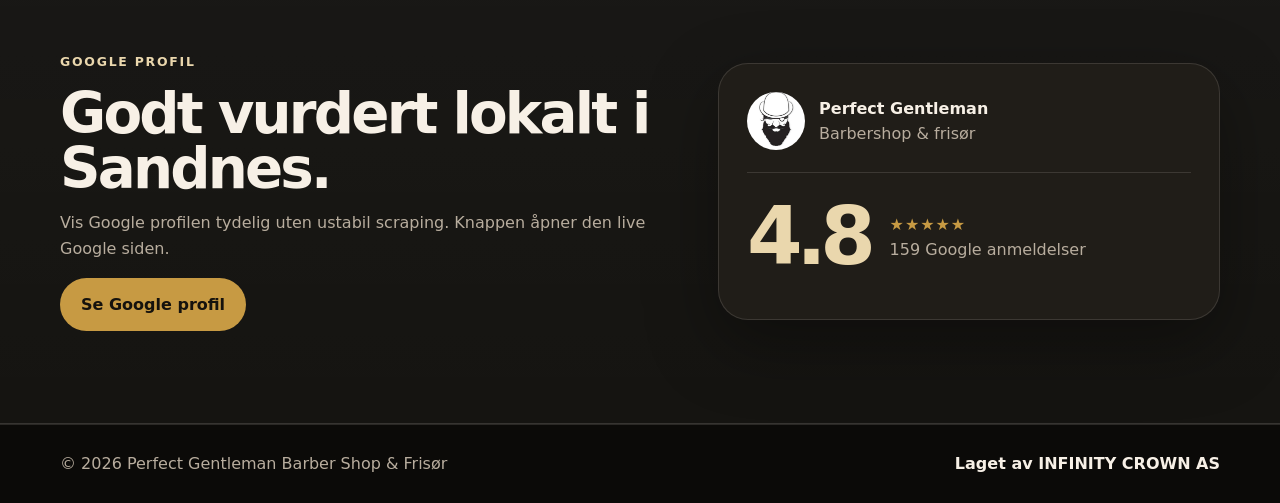
<file: perfect-gentleman/old/Version2/index.html>
<!doctype html>
<html lang="en">

<head>
  <meta charset="UTF-8" />
  <meta name="viewport" content="width=device-width, initial-scale=1.0" />
  <title>Perfect Gentleman Barber Shop & Frisør | Sandnes</title>
  <meta name="description"
    content="Perfect Gentleman Barber Shop & Frisør in Sandnes. Men's haircuts, fades, beard trim, shaving and grooming at Langgata 45." />
  <meta name="theme-color" content="#11100d" />

  <meta property="og:title" content="Perfect Gentleman Barber Shop & Frisør" />
  <meta property="og:description" content="Men's haircuts, fades, beard trim and shaving in Sandnes." />
  <meta property="og:image" content="assets/full_logo.jpg" />
  <meta property="og:type" content="website" />

  <link rel="icon" href="assets/logo.jpg" />
  <link rel="apple-touch-icon" href="assets/logo.jpg" />
  <link rel="preload" as="image" href="assets/full_logo.jpg" />
  <link rel="stylesheet" href="styles.css" />
</head>

<body>
  <a class="skip-link" href="#main">Skip to content</a>

  <header class="site-header" id="top">
    <div class="container header-inner">
      <a class="brand" href="#top" aria-label="Perfect Gentleman home">
        <img src="assets/logo%20with%20text.jpg" alt="Perfect Gentleman logo" />
      </a>

      <nav class="main-nav" aria-label="Main navigation">
        <a href="#services" data-i18n="nav.services">Services</a>
        <a href="#about" data-i18n="nav.about">About</a>
        <a href="#gallery" data-i18n="nav.gallery">Gallery</a>
        <a href="#contact" data-i18n="nav.contact">Contact</a>
      </nav>

      <div class="language-selector" aria-label="Language selector">
        <button class="language-button" type="button" data-lang="en" aria-label="Switch to English">
          <img src="assets/uk.png" alt="English" />
          <span>EN</span>
        </button>
        <button class="language-button" type="button" data-lang="no" aria-label="Switch to Norwegian">
          <img src="assets/no.png" alt="Norsk" />
          <span>NO</span>
        </button>
      </div>
    </div>
  </header>

  <main id="main">
    <section class="hero section-pad">
      <div class="container hero-grid">
        <div class="hero-copy reveal">
          <p class="eyebrow" data-i18n="hero.eyebrow">Barber shop in Sandnes</p>
          <h1 data-i18n="hero.title">Sharp cuts. Clean fades. Professional grooming.</h1>
          <p class="hero-text" data-i18n="hero.text">Perfect Gentleman is a men-focused barber shop in the heart of
            Sandnes, offering classic haircuts, modern fades, beard care and traditional shaving.</p>
          <div class="hero-actions">
            <!--<a class="button button-primary" href="tel:+4745662724" data-i18n="hero.call">Call +47 45 66 27 24</a>
            <a class="button button-secondary" href="#booking" data-i18n="hero.booking">Booking placeholder</a>-->
          </div>
          <div class="trust-strip" aria-label="Google rating">
            <span class="stars" aria-hidden="true">★★★★★</span>
            <span><strong data-config="rating">4.8</strong>/5</span>
            <span data-config="reviews">159 Google reviews</span>
          </div>
        </div>

        <div class="hero-media reveal delay-1 hide-on-mobile">
          <div class="hero-card">
            <img class="hero-logo" src="assets/full_logo.jpg" alt="Perfect Gentleman full logo" />
            <img class="hero-photo" src="assets/barbers-at-work.webp" alt="Barbers working inside Perfect Gentleman" />
          </div>
        </div>
      </div>
    </section>

    <!--<section class="info-band">
      <div class="container info-band-grid">
        <div>
          <span data-i18n="info.addressLabel">Address</span>
          <strong>Langgata 45, Sandnes</strong>
        </div>
        <div>
          <span data-i18n="info.phoneLabel">Phone</span>
          <strong><a href="tel:+4745662724">+47 45 66 27 24</a></strong>
        </div>
        <div>
          <span data-i18n="info.todayLabel">Opening hours</span>
          <strong data-i18n="info.hoursShort">Mon-Fri 10:00-18:00
            <br>Lørdag 10:00-17:00
          </strong>
        </div>
      </div>
    </section>-->



    <section class="section-pad" id="services">
      <div class="container">
        <div class="section-heading reveal">
          <p class="eyebrow" data-i18n="services.eyebrow">Services</p>
          <h2 data-i18n="services.title">Prices</h2>
          <p data-i18n="services.text">Clear pricing for essential barber and grooming services.</p>
        </div>
        <div class="price-grid reveal delay-1" id="priceGrid" aria-live="polite"></div>
      </div>
    </section>

    <section class="section-pad section-alt" id="contact">
      <div class="container contact-grid">
        <div class="contact-card reveal">
          <p class="eyebrow" data-i18n="contact.eyebrow">Visit</p>
          <h2 data-i18n="contact.title">Contact and opening hours</h2>
          <div class="contact-list">
            <p><span data-i18n="contact.address">Address</span><strong><a
                  href="https://maps.app.goo.gl/utkWQBapg1sckWcVA" target="_blank" rel="noopener">Langgata 45,
                  Sandnes</a></strong></p>
            <p><span data-i18n="contact.phone">Phone</span><strong><a href="tel:+4745662724">+47 45 66 27
                  24</a></strong></p>
            <p><span>Facebook</span><strong><a href="https://www.facebook.com/perfectgentleman.no/" target="_blank"
                  rel="noopener">perfectgentleman.no</a></strong></p>
            <p><span>Instagram</span><strong><a href="https://www.instagram.com/perfect_gentleman_sandnes/"
                  target="_blank" rel="noopener">@perfect_gentleman_sandnes</a></strong></p>
          </div>
          <div class="contact-actions">
            <a class="button button-primary" href="tel:+4745662724" data-i18n="contact.call">Call salon</a>
            <a class="button button-secondary" href="https://maps.app.goo.gl/utkWQBapg1sckWcVA" target="_blank"
              rel="noopener" data-i18n="contact.map">Open map</a>
          </div>
        </div>
        <div class="hours-card reveal delay-1">
          <h3 data-i18n="hours.title">Opening hours</h3>
          <div id="hoursList" class="hours-list" aria-live="polite"></div>
        </div>
      </div>
    </section>


    <section class="section-pad section-alt" id="about">
      <div class="container about-grid">
        <div class="about-media reveal hide-on-mobile">
          <img src="assets/studio-empty-chairs.webp" alt="Perfect Gentleman barber shop interior" />
        </div>
        <div class="about-copy reveal delay-1">
          <p class="eyebrow" data-i18n="about.eyebrow">About Perfect Gentleman</p>
          <h2 data-i18n="about.title">Men's grooming in the heart of Sandnes.</h2>
          <p data-i18n="about.p1">Perfect Gentleman Barber Shop & Frisør is located at Langgata 45 and focuses on
            quality, comfort and consistent service for men of all ages.</p>
          <p data-i18n="about.p2">The team offers classic men's haircuts, modern styles, fades, beard trims and
            traditional shaving in a relaxed barbershop setting.</p>
          <p data-i18n="about.p3">The salon welcomes both Norwegian and international customers, with a direct and
            friendly approach to every appointment.</p>
        </div>
      </div>
    </section>

    <!--<section class="section-pad" id="gallery">
      <div class="container">
        <div class="section-heading reveal">
          <p class="eyebrow" data-i18n="gallery.eyebrow">Gallery</p>
          <h2 data-i18n="gallery.title">Inside the shop</h2>
          <p data-i18n="gallery.text">A simple collage area for photos from the studio, chairs, entrance and daily work.
          </p>
        </div>
        <div class="gallery-grid reveal delay-1">
          <figure class="gallery-item gallery-large">
            <img src="assets/barbers-at-work.webp" alt="Barbers working in the studio" />
          </figure>
          <figure class="gallery-item">
            <img src="assets/outside-entrance-1.JPG" alt="Outside entrance" />
          </figure>
          <figure class="gallery-item gallery-wide">
            <img src="assets/studio-empty-chairs.webp" alt="Empty studio with chairs" />
          </figure>
        </div>
      </div>
    </section>-->

    <section class="section-pad section-alt" id="reviews">
      <div class="container reviews-grid">
        <div class="review-copy reveal">
          <p class="eyebrow" data-i18n="reviews.eyebrow">Google profile</p>
          <h2 data-i18n="reviews.title">Trusted locally in Sandnes.</h2>
          <p data-i18n="reviews.text">Showcase the Google profile clearly without relying on fragile scraping. The
            button opens the live Google business page.</p>
          <a class="button button-primary" id="googlePageLink" href="https://share.google/YpfbjD3df5ppKz8mH"
            target="_blank" rel="noopener" data-i18n="reviews.button">View Google profile</a>
        </div>
        <div class="google-card reveal delay-1">
          <div class="google-card-top">
            <img src="assets/logo.jpg" alt="Perfect Gentleman logo" />
            <div>
              <strong>Perfect Gentleman</strong>
              <span data-i18n="reviews.category">Barber shop & Frisør</span>
            </div>
          </div>
          <div class="rating-display">
            <strong data-config="ratingLarge">4.8</strong>
            <div>
              <span class="stars" aria-hidden="true">★★★★★</span>
              <p><span data-config="reviewsPlain">159</span> <span data-i18n="reviews.reviewLabel">Google reviews</span>
              </p>
            </div>
          </div>
          <!-- <p class="review-note" data-i18n="reviews.note">Rating and review count can be updated in site-config.js.</p> -->
        </div>
      </div>
    </section>

    <!--<section class="section-pad" id="booking">
      <div class="container booking-card reveal">
        <div>
          <p class="eyebrow" data-i18n="booking.eyebrow">Booking</p>
          <h2 data-i18n="booking.title">Booking integration placeholder</h2>
          <p data-i18n="booking.text">This area is ready for a booking link, embedded booking widget or third-party
            booking system when needed.</p>
        </div>
        <a class="button button-secondary" id="bookingAction" href="tel:+4745662724" data-i18n="booking.button">Call to
          book for now</a>
      </div>
    </section>-->


  </main>

  <footer class="site-footer">
    <div class="container footer-inner">
      <p>© <span id="year"></span> Perfect Gentleman Barber Shop & Frisør</p>
      <p><a href="https://infinitycrown.no/" target="_blank" rel="noopener" data-i18n="nav.footer">Made by INFINITY CROWN</a></p>
    </div>
  </footer>

  <script src="site-config.js"></script>
  <script src="script.js"></script>
</body>

</html>
</file>
<file: perfect-gentleman/styles.css>
:root {
  --bg: #11100d;
  --bg-soft: #171511;
  --bg-card: #201d18;
  --paper: #f7f0e6;
  --muted: #b8ad9e;
  --gold: #c79a43;
  --gold-soft: #ead7ad;
  --line: rgba(247, 240, 230, 0.13);
  --shadow: 0 24px 70px rgba(0, 0, 0, 0.35);
  --radius-lg: 30px;
  --radius-md: 18px;
  --max-width: 1160px;
  --header-height: 86px;
}

* {
  box-sizing: border-box;
}

html {
  scroll-behavior: smooth;
}

body {
  margin: 0;
  font-family: Inter, ui-sans-serif, system-ui, -apple-system, BlinkMacSystemFont, "Segoe UI", sans-serif;
  background: radial-gradient(circle at top left, rgba(199, 154, 67, 0.14), transparent 34rem), var(--bg);
  color: var(--paper);
  line-height: 1.6;
}

body.custom-cursor,
body.custom-cursor a,
body.custom-cursor button {
  cursor: url("assets/cursor.png") 8 8, auto;
}

img {
  max-width: 100%;
  display: block;
}

a {
  color: inherit;
  text-decoration: none;
}

button,
a {
  -webkit-tap-highlight-color: transparent;
}

.container {
  width: min(var(--max-width), calc(100% - 32px));
  margin: 0 auto;
}

.skip-link {
  position: absolute;
  left: 16px;
  top: -100px;
  z-index: 999;
  background: var(--gold);
  color: #15120d;
  padding: 10px 14px;
  border-radius: 12px;
  font-weight: 800;
}

.skip-link:focus {
  top: 16px;
}

.site-header {
  position: sticky;
  top: 0;
  z-index: 50;
  min-height: var(--header-height);
  background: rgba(17, 16, 13, 0.78);
  backdrop-filter: blur(18px);
  border-bottom: 1px solid var(--line);
}

.header-inner {
  min-height: var(--header-height);
  display: flex;
  align-items: center;
  justify-content: space-between;
  gap: 22px;
}

.brand {
  display: flex;
  align-items: center;
  flex: 0 0 auto;
}

.brand img {
  width: 110px;
  height: auto;
  border-radius: 14px;
}

.main-nav {
  display: flex;
  align-items: center;
  justify-content: center;
  gap: 20px;
  flex: 1;
}

.main-nav a {
  color: var(--muted);
  font-size: 0.94rem;
  font-weight: 700;
  transition: color 180ms ease;
}

.main-nav a:hover,
.main-nav a:focus-visible {
  color: var(--paper);
}

.language-selector {
  display: inline-flex;
  gap: 8px;
  padding: 6px;
  border: 1px solid var(--line);
  border-radius: 999px;
  background: rgba(255, 255, 255, 0.04);
}

.language-button {
  border: 0;
  color: var(--muted);
  background: transparent;
  border-radius: 999px;
  display: inline-flex;
  align-items: center;
  gap: 6px;
  padding: 7px 10px;
  font-weight: 800;
  font-size: 0.78rem;
  transition: background 180ms ease, color 180ms ease;
}

.language-button img {
  width: 20px;
  height: 14px;
  object-fit: cover;
  border-radius: 2px;
}

.language-button.active {
  background: var(--gold);
  color: #16120c;
}

.section-pad {
  padding: 92px 0;
}

.section-alt {
  background: linear-gradient(180deg, rgba(255, 255, 255, 0.035), rgba(255, 255, 255, 0.015));
  border-top: 1px solid var(--line);
  border-bottom: 1px solid var(--line);
}

.hero {
  min-height: calc(100svh - var(--header-height));
  display: flex;
  align-items: center;
  overflow: hidden;
}

.hero-grid {
  display: grid;
  grid-template-columns: 1.02fr 0.98fr;
  gap: 52px;
  align-items: center;
}

.eyebrow {
  margin: 0 0 14px;
  color: var(--gold-soft);
  letter-spacing: 0.14em;
  text-transform: uppercase;
  font-size: 0.78rem;
  font-weight: 900;
}

h1,
h2,
h3,
p {
  margin-top: 0;
}

h1 {
  margin-bottom: 20px;
  font-size: clamp(3rem, 7vw, 6.8rem);
  line-height: 0.9;
  letter-spacing: -0.07em;
  max-width: 760px;
}

h2 {
  margin-bottom: 14px;
  font-size: clamp(2rem, 4.4vw, 4rem);
  line-height: 0.98;
  letter-spacing: -0.05em;
}

h3 {
  font-size: 1.5rem;
  line-height: 1.15;
}

.hero-text {
  color: var(--muted);
  max-width: 630px;
  font-size: 1.13rem;
}

.hero-actions,
.contact-actions {
  display: flex;
  flex-wrap: wrap;
  gap: 12px;
  margin-top: 28px;
}

.button {
  display: inline-flex;
  justify-content: center;
  align-items: center;
  min-height: 48px;
  padding: 13px 20px;
  border-radius: 999px;
  border: 1px solid transparent;
  font-weight: 900;
  transition: transform 180ms ease, background 180ms ease, border-color 180ms ease;
}

.button:hover,
.button:focus-visible {
  transform: translateY(-2px);
}

.button-primary {
  background: var(--gold);
  color: #15120d;
}

.button-secondary {
  border-color: var(--line);
  background: rgba(255, 255, 255, 0.045);
  color: var(--paper);
}

.trust-strip {
  margin-top: 26px;
  display: inline-flex;
  flex-wrap: wrap;
  gap: 10px;
  align-items: center;
  padding: 10px 14px;
  border-radius: 999px;
  color: var(--muted);
  background: rgba(255, 255, 255, 0.05);
  border: 1px solid var(--line);
}

.stars {
  color: var(--gold);
  letter-spacing: 0.06em;
}

.hero-card {
  position: relative;
  border: 1px solid var(--line);
  border-radius: var(--radius-lg);
  background: linear-gradient(140deg, rgba(255, 255, 255, 0.08), rgba(255, 255, 255, 0.02));
  padding: 18px;
  box-shadow: var(--shadow);
  transform: rotate(1.2deg);
}

.hero-logo {
  position: absolute;
  left: 34px;
  top: 34px;
  z-index: 2;
  width: 132px;
  border-radius: 22px;
  box-shadow: 0 18px 50px rgba(0, 0, 0, 0.45);
}

.hero-photo {
  width: 100%;
  aspect-ratio: 4 / 5;
  object-fit: cover;
  border-radius: 24px;
  filter: saturate(0.92) contrast(1.02);
}

.info-band {
  border-top: 1px solid var(--line);
  border-bottom: 1px solid var(--line);
  background: rgba(255, 255, 255, 0.035);
}

.info-band-grid {
  display: grid;
  grid-template-columns: repeat(3, 1fr);
  gap: 1px;
}

.info-band-grid>div {
  padding: 26px 28px;
  border-left: 1px solid var(--line);
}

.info-band-grid>div:last-child {
  border-right: 1px solid var(--line);
}

.info-band span,
.contact-list span {
  display: block;
  color: var(--muted);
  font-size: 0.82rem;
  text-transform: uppercase;
  letter-spacing: 0.08em;
  font-weight: 800;
  margin-bottom: 5px;
}

.info-band strong {
  font-size: 1.03rem;
}

.section-heading {
  max-width: 670px;
  margin-bottom: 36px;
}

.section-heading p:not(.eyebrow) {
  color: var(--muted);
  font-size: 1.05rem;
}

.price-grid {
  display: grid;
  grid-template-columns: repeat(4, 1fr);
  gap: 16px;
}

.price-card {
  min-height: 150px;
  display: flex;
  flex-direction: column;
  justify-content: space-between;
  border-radius: var(--radius-md);
  padding: 22px;
  border: 1px solid var(--line);
  background: linear-gradient(160deg, rgba(255, 255, 255, 0.07), rgba(255, 255, 255, 0.025));
}

.price-card h3 {
  margin-bottom: 18px;
  color: var(--paper);
  font-size: 1.06rem;
}

.price-card strong {
  color: var(--gold-soft);
  font-size: 2rem;
  line-height: 1;
  letter-spacing: -0.04em;
}

.price-card span {
  color: var(--muted);
  font-size: 0.9rem;
  font-weight: 700;
}

.about-grid,
.reviews-grid,
.contact-grid {
  display: grid;
  grid-template-columns: 0.92fr 1.08fr;
  gap: 46px;
  align-items: center;
}

.about-media img,
.contact-card,
.hours-card,
.google-card,
.booking-card {
  border-radius: var(--radius-lg);
  border: 1px solid var(--line);
  background: var(--bg-card);
  box-shadow: var(--shadow);
}

.about-media img {
  width: 100%;
  aspect-ratio: 1 / 1;
  object-fit: cover;
}

.about-copy p:not(.eyebrow) {
  color: var(--muted);
  font-size: 1.04rem;
}

.gallery-grid {
  display: grid;
  grid-template-columns: repeat(4, 1fr);
  grid-auto-rows: 250px;
  gap: 16px;
}

.gallery-item {
  margin: 0;
  border-radius: 24px;
  overflow: hidden;
  border: 1px solid var(--line);
  background: #26221c;
}

.gallery-large {
  grid-column: span 2;
  grid-row: span 2;
}

.gallery-wide {
  grid-column: span 2;
}

.gallery-item img {
  width: 100%;
  height: 100%;
  object-fit: cover;
  transition: transform 500ms ease;
}

.gallery-item:hover img {
  transform: scale(1.04);
}

.reviews-grid {
  grid-template-columns: 1fr 0.82fr;
}

.review-copy p:not(.eyebrow) {
  color: var(--muted);
  max-width: 620px;
}

.google-card {
  padding: 28px;
}

.google-card-top {
  display: flex;
  gap: 14px;
  align-items: center;
  padding-bottom: 22px;
  border-bottom: 1px solid var(--line);
}

.google-card-top img {
  width: 58px;
  height: 58px;
  border-radius: 50%;
  object-fit: cover;
}

.google-card-top span {
  display: block;
  color: var(--muted);
}

.rating-display {
  padding: 28px 0 18px;
  display: flex;
  gap: 20px;
  align-items: center;
}

.rating-display>strong {
  font-size: 5rem;
  line-height: 0.9;
  color: var(--gold-soft);
  letter-spacing: -0.08em;
}

.rating-display p,
.review-note {
  color: var(--muted);
  margin-bottom: 0;
}

.booking-card {
  padding: 34px;
  display: flex;
  align-items: center;
  justify-content: space-between;
  gap: 28px;
  background: radial-gradient(circle at top right, rgba(199, 154, 67, 0.16), transparent 22rem), var(--bg-card);
}

.booking-card p:not(.eyebrow) {
  color: var(--muted);
  max-width: 740px;
}

.contact-grid {
  grid-template-columns: 1fr 0.86fr;
  align-items: stretch;
}

.contact-card,
.hours-card {
  padding: 30px;
}

.contact-list {
  display: grid;
  gap: 18px;
  margin: 28px 0;
}

.contact-list p {
  margin: 0;
  padding-bottom: 18px;
  border-bottom: 1px solid var(--line);
}

.hours-list {
  display: grid;
  gap: 12px;
  margin-top: 24px;
}

.hours-row {
  display: flex;
  justify-content: space-between;
  gap: 16px;
  padding: 13px 0;
  border-bottom: 1px solid var(--line);
  color: var(--muted);
}

.hours-row strong {
  color: var(--paper);
}

.site-footer {
  border-top: 1px solid var(--line);
  background: #0b0a08;
  padding: 26px 0;
  color: var(--muted);
}

.footer-inner {
  display: flex;
  align-items: center;
  justify-content: space-between;
  gap: 16px;
}

.footer-inner p {
  margin: 0;
}

.footer-inner a {
  color: var(--paper);
  font-weight: 800;
}

.reveal {
  opacity: 0;
  transform: translateY(18px);
  transition: opacity 600ms ease, transform 600ms ease;
}

.reveal.visible {
  opacity: 1;
  transform: translateY(0);
}

.delay-1 {
  transition-delay: 100ms;
}

@media (max-width: 980px) {
  .header-inner {
    flex-wrap: wrap;
    padding: 14px 0;
  }

  .main-nav {
    order: 3;
    width: 100%;
    flex-wrap: wrap;
    justify-content: flex-start;
    gap: 13px 18px;
  }

  .hero-grid,
  .about-grid,
  .reviews-grid,
  .contact-grid {
    grid-template-columns: 1fr;
  }

  .hero {
    min-height: auto;
  }

  .hero-card {
    transform: none;
  }

  .price-grid {
    grid-template-columns: repeat(2, 1fr);
  }

  .info-band-grid {
    grid-template-columns: 1fr;
  }

  .info-band-grid>div,
  .info-band-grid>div:last-child {
    border-left: 0;
    border-right: 0;
    border-bottom: 1px solid var(--line);
  }

  .gallery-grid {
    grid-template-columns: repeat(2, 1fr);
    grid-auto-rows: 220px;
  }

  .gallery-large,
  .gallery-wide {
    grid-column: span 2;
  }

  .booking-card {
    align-items: flex-start;
    flex-direction: column;
  }
}

@media (max-width: 640px) {
  .container {
    width: min(100% - 22px, var(--max-width));
  }

  .section-pad {
    padding: 64px 0;
  }

  .brand img {
    width: 90px;
  }

  .language-selector {
    margin-left: auto;
  }

  .language-button span {
    display: none;
  }

  .main-nav a {
    font-size: 0.86rem;
  }

  h1 {
    font-size: clamp(2.65rem, 16vw, 4.2rem);
  }

  h2 {
    font-size: clamp(2rem, 11vw, 3rem);
  }

  .hero-actions,
  .contact-actions {
    flex-direction: column;
  }

  .button {
    width: 100%;
  }

  .trust-strip {
    border-radius: 18px;
  }

  .hero-logo {
    left: 24px;
    top: 24px;
    width: 104px;
  }

  .price-grid,
  .gallery-grid {
    grid-template-columns: 1fr;
  }

  .gallery-grid {
    grid-auto-rows: 240px;
  }

  .gallery-large,
  .gallery-wide {
    grid-column: span 1;
    grid-row: span 1;
  }

  .rating-display {
    align-items: flex-start;
    flex-direction: column;
    gap: 12px;
  }

  .rating-display>strong {
    font-size: 4rem;
  }

  .footer-inner {
    flex-direction: column;
    align-items: flex-start;
  }
}

@media (max-width: 767px) {
  .hide-on-mobile {
    display: none !important;
  }
}
</file>
<file: perfect-gentleman/Version1/styles.css>
/* ============================================================
       CSS VARIABLES & RESET
    ============================================================ */
    :root {
      --bg:        #0e0e0e;
      --bg2:       #161616;
      --bg3:       #1e1e1e;
      --gold:      #c9a256;
      --gold-light:#e6c97a;
      --cream:     #f0e8d8;
      --red:       #b5282a;
      --white:     #ffffff;
      --text:      #d4c9b5;
      --muted:     #7a7060;
      --border:    rgba(201, 162, 86, 0.18);
      --nav-h:     76px;
    }

    *, *::before, *::after { box-sizing: border-box; margin: 0; padding: 0; }

    html { scroll-behavior: smooth; }

    body {
      background: var(--bg);
      color: var(--text);
      font-family: 'Josefin Sans', sans-serif;
      font-weight: 300;
      letter-spacing: 0.03em;
      overflow-x: hidden;
    }

    /* Custom cursor */
    body.custom-cursor        { cursor: none; }
    body.custom-cursor *      { cursor: none; }
    #custom-cursor {
      display: none;
      position: fixed;
      top: 0; left: 0;
      width: 38px; height: 38px;
      pointer-events: none;
      z-index: 9999;
      transform: translate(-50%, -50%);
      transition: transform 0.08s ease;
    }
    #custom-cursor img { width: 100%; height: 100%; object-fit: contain; }
    body.custom-cursor #custom-cursor { display: block; }

    img { max-width: 100%; display: block; }
    a   { color: inherit; text-decoration: none; }

    h1, h2, h3 {
      font-family: 'Playfair Display', serif;
      font-weight: 400;
      line-height: 1.15;
    }

    .container {
      max-width: 1180px;
      margin: 0 auto;
      padding: 0 28px;
    }

    .section-label {
      font-family: 'Josefin Sans', sans-serif;
      font-size: 0.7rem;
      font-weight: 600;
      letter-spacing: 0.25em;
      text-transform: uppercase;
      color: var(--gold);
      margin-bottom: 14px;
    }

    .divider {
      display: flex;
      align-items: center;
      gap: 18px;
      margin-bottom: 42px;
    }
    .divider::before, .divider::after {
      content: '';
      flex: 1;
      height: 1px;
      background: var(--border);
    }
    .divider-icon {
      color: var(--gold);
      font-size: 1.1rem;
    }

    /* ============================================================
       NAVIGATION
    ============================================================ */
    #navbar {
      position: fixed;
      top: 0; left: 0; right: 0;
      z-index: 900;
      height: var(--nav-h);
      display: flex;
      align-items: center;
      transition: background 0.35s, box-shadow 0.35s;
      background: transparent;
    }
    #navbar.scrolled {
      background: rgba(10,10,10,0.96);
      box-shadow: 0 2px 30px rgba(0,0,0,0.5);
      backdrop-filter: blur(12px);
    }
    .nav-inner {
      display: flex;
      align-items: center;
      justify-content: space-between;
      width: 100%;
    }
    .nav-logo img {
      height: 54px;
      width: auto;
      object-fit: contain;

    }
    .nav-links {
      display: flex;
      align-items: center;
      gap: 36px;
      list-style: none;
    }
    .nav-links a {
      font-size: 0.72rem;
      font-weight: 600;
      letter-spacing: 0.2em;
      text-transform: uppercase;
      color: var(--cream);
      opacity: 0.85;
      transition: opacity 0.2s, color 0.2s;
    }
    .nav-links a:hover { opacity: 1; color: var(--gold); }

    .nav-right {
      display: flex;
      align-items: center;
      gap: 18px;
    }

    /* Language selector */
    .lang-selector {
      display: flex;
      align-items: center;
      gap: 6px;
      background: rgba(255,255,255,0.06);
      border: 1px solid var(--border);
      border-radius: 30px;
      padding: 5px 12px;
    }
    .lang-btn {
      display: flex;
      align-items: center;
      gap: 5px;
      background: none;
      border: none;
      cursor: pointer;
      padding: 3px 7px;
      border-radius: 20px;
      font-family: 'Josefin Sans', sans-serif;
      font-size: 0.7rem;
      font-weight: 600;
      letter-spacing: 0.1em;
      color: var(--muted);
      transition: color 0.2s, background 0.2s;
    }
    .lang-btn img { width: 18px; height: 12px; object-fit: cover; border-radius: 2px; }
    .lang-btn.active { color: var(--gold); background: rgba(201,162,86,0.12); }
    .lang-btn:hover { color: var(--cream); }

    /* Booking CTA */
    .btn-book {
      background: var(--gold);
      color: #0e0e0e;
      border: none;
      border-radius: 2px;
      padding: 10px 22px;
      font-family: 'Josefin Sans', sans-serif;
      font-size: 0.7rem;
      font-weight: 600;
      letter-spacing: 0.18em;
      text-transform: uppercase;
      cursor: pointer;
      transition: background 0.25s, transform 0.2s;
    }
    .btn-book:hover { background: var(--gold-light); transform: translateY(-1px); }

    /* Hamburger */
    .hamburger {
      display: none;
      flex-direction: column;
      gap: 5px;
      background: none;
      border: none;
      cursor: pointer;
      padding: 6px;
    }
    .hamburger span {
      display: block;
      width: 24px;
      height: 2px;
      background: var(--cream);
      border-radius: 2px;
      transition: transform 0.3s, opacity 0.3s;
    }
    .hamburger.open span:nth-child(1) { transform: translateY(7px) rotate(45deg); }
    .hamburger.open span:nth-child(2) { opacity: 0; }
    .hamburger.open span:nth-child(3) { transform: translateY(-7px) rotate(-45deg); }

    /* Mobile menu */
    #mobile-menu {
      display: none;
      position: fixed;
      top: var(--nav-h);
      left: 0; right: 0;
      background: rgba(10,10,10,0.98);
      backdrop-filter: blur(16px);
      z-index: 850;
      padding: 32px 28px 40px;
      flex-direction: column;
      gap: 24px;
      border-top: 1px solid var(--border);
    }
    #mobile-menu.open { display: flex; }
    #mobile-menu a {
      font-size: 0.8rem;
      font-weight: 600;
      letter-spacing: 0.22em;
      text-transform: uppercase;
      color: var(--cream);
      padding: 10px 0;
      border-bottom: 1px solid var(--border);
    }
    #mobile-menu .mobile-lang {
      display: flex;
      gap: 12px;
      margin-top: 8px;
    }

    /* ============================================================
       HERO
    ============================================================ */
    #hero {
      position: relative;
      min-height: 100vh;
      display: flex;
      align-items: center;
      justify-content: center;
      text-align: center;
      overflow: hidden;
    }
    .hero-bg {
      position: absolute;
      inset: 0;
      background-image: url('barbers-at-work.webp');
      background-size: cover;
      background-position: center;
      filter: brightness(0.22);
      transform: scale(1.04);
      transition: transform 8s ease;
    }
    #hero:hover .hero-bg { transform: scale(1); }
    .hero-overlay {
      position: absolute;
      inset: 0;
      background: linear-gradient(to bottom,
        rgba(14,14,14,0.4) 0%,
        rgba(14,14,14,0.1) 40%,
        rgba(14,14,14,0.6) 80%,
        rgba(14,14,14,1) 100%);
    }
    .hero-content {
      position: relative;
      z-index: 2;
      padding: 120px 20px 80px;
      max-width: 820px;
    }
    .hero-badge {
      display: inline-flex;
      align-items: center;
      gap: 10px;
      border: 1px solid rgba(201,162,86,0.4);
      border-radius: 30px;
      padding: 7px 18px;
      font-size: 0.68rem;
      font-weight: 600;
      letter-spacing: 0.22em;
      text-transform: uppercase;
      color: var(--gold);
      margin-bottom: 30px;
      backdrop-filter: blur(8px);
      background: rgba(201,162,86,0.06);
    }
    .hero-badge::before { content: '✦'; }
    .hero-title {
      font-size: clamp(3rem, 8vw, 6.5rem);
      color: var(--cream);
      margin-bottom: 12px;
    }
    .hero-title em {
      font-style: italic;
      color: var(--gold);
    }
    .hero-subtitle {
      font-family: 'Cormorant Garamond', serif;
      font-size: clamp(1rem, 2.5vw, 1.4rem);
      color: var(--text);
      margin-bottom: 40px;
      font-weight: 300;
      letter-spacing: 0.06em;
    }
    .hero-cta {
      display: flex;
      justify-content: center;
      gap: 16px;
      flex-wrap: wrap;
    }
    .btn-primary {
      background: var(--gold);
      color: #0e0e0e;
      padding: 14px 36px;
      font-family: 'Josefin Sans', sans-serif;
      font-size: 0.72rem;
      font-weight: 600;
      letter-spacing: 0.2em;
      text-transform: uppercase;
      border: none;
      border-radius: 2px;
      cursor: pointer;
      transition: background 0.25s, transform 0.2s;
      display: inline-block;
    }
    .btn-primary:hover { background: var(--gold-light); transform: translateY(-2px); }
    .btn-outline {
      background: transparent;
      color: var(--cream);
      padding: 13px 34px;
      font-family: 'Josefin Sans', sans-serif;
      font-size: 0.72rem;
      font-weight: 600;
      letter-spacing: 0.2em;
      text-transform: uppercase;
      border: 1px solid rgba(240,232,216,0.35);
      border-radius: 2px;
      cursor: pointer;
      transition: border-color 0.25s, color 0.25s, transform 0.2s;
      display: inline-block;
    }
    .btn-outline:hover { border-color: var(--gold); color: var(--gold); transform: translateY(-2px); }

    .hero-scroll {
      position: absolute;
      bottom: 36px;
      left: 50%;
      transform: translateX(-50%);
      display: flex;
      flex-direction: column;
      align-items: center;
      gap: 8px;
      color: var(--muted);
      font-size: 0.62rem;
      letter-spacing: 0.22em;
      text-transform: uppercase;
      animation: bounce 2s ease-in-out infinite;
    }
    .hero-scroll::after {
      content: '';
      display: block;
      width: 1px;
      height: 36px;
      background: var(--muted);
    }
    @keyframes bounce {
      0%, 100% { transform: translateX(-50%) translateY(0); }
      50%       { transform: translateX(-50%) translateY(6px); }
    }

    /* ============================================================
       ABOUT
    ============================================================ */
    #about {
      padding: 110px 0;
      background: var(--bg);
    }
    .about-grid {
      display: grid;
      grid-template-columns: 1fr 1fr;
      gap: 80px;
      align-items: center;
    }
    .about-img-wrap {
      position: relative;
    }
    .about-img-wrap img {
      width: 100%;
      height: 520px;
      object-fit: cover;
      border-radius: 2px;
    }
    .about-img-accent {
      position: absolute;
      top: -18px;
      left: -18px;
      right: 18px;
      bottom: 18px;
      border: 1px solid var(--border);
      border-radius: 2px;
      z-index: -1;
    }
    .about-tag {
      display: inline-block;
      background: var(--red);
      color: #fff;
      font-size: 0.68rem;
      font-weight: 600;
      letter-spacing: 0.18em;
      text-transform: uppercase;
      padding: 5px 14px;
      border-radius: 1px;
      position: absolute;
      bottom: -14px;
      right: -14px;
    }
    .about-text h2 {
      font-size: clamp(2rem, 4vw, 3rem);
      color: var(--cream);
      margin-bottom: 24px;
    }
    .about-text p {
      font-family: 'Cormorant Garamond', serif;
      font-size: 1.08rem;
      line-height: 1.85;
      color: var(--text);
      margin-bottom: 20px;
    }
    .about-stats {
      display: flex;
      gap: 40px;
      margin-top: 36px;
      padding-top: 36px;
      border-top: 1px solid var(--border);
    }
    .stat-num {
      font-family: 'Playfair Display', serif;
      font-size: 2.6rem;
      color: var(--gold);
      line-height: 1;
    }
    .stat-label {
      font-size: 0.68rem;
      font-weight: 600;
      letter-spacing: 0.15em;
      text-transform: uppercase;
      color: var(--muted);
      margin-top: 4px;
    }

    /* ============================================================
       GALLERY
    ============================================================ */
    #gallery {
      padding: 100px 0;
      background: var(--bg2);
    }
    .gallery-header { text-align: center; margin-bottom: 56px; }
    .gallery-header h2 {
      font-size: clamp(1.8rem, 4vw, 2.8rem);
      color: var(--cream);
    }
    .gallery-grid {
      display: grid;
      grid-template-columns: repeat(12, 1fr);
      grid-template-rows: auto;
      gap: 10px;
    }
    .gallery-item { overflow: hidden; border-radius: 2px; }
    .gallery-item img {
      width: 100%;
      height: 100%;
      object-fit: cover;
      transition: transform 0.6s ease, filter 0.4s ease;
      filter: brightness(0.9) saturate(0.85);
    }
    .gallery-item:hover img { transform: scale(1.06); filter: brightness(1) saturate(1); }

    .gi-1 { grid-column: 1 / 6;  grid-row: 1; height: 340px; }
    .gi-2 { grid-column: 6 / 9;  grid-row: 1; height: 340px; }
    .gi-3 { grid-column: 9 / 13; grid-row: 1; height: 340px; }
    .gi-4 { grid-column: 1 / 5;  grid-row: 2; height: 280px; }
    .gi-5 { grid-column: 5 / 10; grid-row: 2; height: 280px; }
    .gi-6 { grid-column: 10 / 13;grid-row: 2; height: 280px; }

    /* ============================================================
       SERVICES / PRICES
    ============================================================ */
    #services {
      padding: 110px 0;
      background: var(--bg);
    }
    .services-header { text-align: center; margin-bottom: 56px; }
    .services-header h2 {
      font-size: clamp(1.8rem, 4vw, 2.8rem);
      color: var(--cream);
    }
    .services-header p {
      font-family: 'Cormorant Garamond', serif;
      font-size: 1.1rem;
      color: var(--muted);
      margin-top: 12px;
    }
    .price-grid {
      display: grid;
      grid-template-columns: repeat(auto-fit, minmax(260px, 1fr));
      gap: 2px;
      border: 1px solid var(--border);
      border-radius: 2px;
      overflow: hidden;
    }
    .price-item {
      display: flex;
      justify-content: space-between;
      align-items: center;
      padding: 26px 30px;
      background: var(--bg2);
      border-right: 1px solid var(--border);
      border-bottom: 1px solid var(--border);
      transition: background 0.25s;
      position: relative;
      overflow: hidden;
    }
    .price-item::before {
      content: '';
      position: absolute;
      left: 0; top: 0; bottom: 0;
      width: 3px;
      background: var(--gold);
      transform: scaleY(0);
      transition: transform 0.3s ease;
      transform-origin: bottom;
    }
    .price-item:hover { background: var(--bg3); }
    .price-item:hover::before { transform: scaleY(1); }
    .price-name {
      font-size: 0.8rem;
      font-weight: 600;
      letter-spacing: 0.12em;
      text-transform: uppercase;
      color: var(--cream);
    }
    .price-desc {
      font-family: 'Cormorant Garamond', serif;
      font-size: 0.88rem;
      color: var(--muted);
      margin-top: 3px;
    }
    .price-amount {
      font-family: 'Playfair Display', serif;
      font-size: 1.4rem;
      color: var(--gold);
      white-space: nowrap;
    }
    .price-note {
      font-size: 0.65rem;
      color: var(--muted);
      letter-spacing: 0.1em;
    }

    /* ============================================================
       GOOGLE REVIEWS
    ============================================================ */
    #reviews {
      padding: 100px 0;
      background: var(--bg2);
    }
    .reviews-inner {
      display: flex;
      flex-direction: column;
      align-items: center;
      text-align: center;
    }
    .reviews-inner h2 {
      font-size: clamp(1.8rem, 4vw, 2.8rem);
      color: var(--cream);
      margin-bottom: 48px;
    }
    .google-card {
      display: flex;
      align-items: center;
      gap: 48px;
      background: var(--bg3);
      border: 1px solid var(--border);
      border-radius: 4px;
      padding: 44px 56px;
      max-width: 700px;
      width: 100%;
      position: relative;
      overflow: hidden;
    }
    .google-card::after {
      content: '';
      position: absolute;
      top: 0; left: 0; right: 0;
      height: 2px;
      background: linear-gradient(90deg, var(--gold), var(--gold-light), var(--gold));
    }
    .google-score-wrap { flex-shrink: 0; }
    .google-score {
      font-family: 'Playfair Display', serif;
      font-size: 4.5rem;
      color: var(--gold);
      line-height: 1;
    }
    .google-stars {
      display: flex;
      gap: 4px;
      margin: 8px 0 6px;
      font-size: 1.3rem;
    }
    .star-full  { color: #f5a623; }
    .star-half  { color: #f5a623; }
    .star-empty { color: var(--muted); }
    .google-count {
      font-size: 0.7rem;
      color: var(--muted);
      letter-spacing: 0.1em;
    }
    .google-sep {
      width: 1px;
      height: 90px;
      background: var(--border);
      flex-shrink: 0;
    }
    .google-info { text-align: left; }
    .google-logo {
      display: flex;
      align-items: center;
      gap: 8px;
      font-size: 0.75rem;
      letter-spacing: 0.1em;
      color: var(--muted);
      margin-bottom: 10px;
    }
    .google-logo svg { width: 22px; height: 22px; }
    .google-name {
      font-family: 'Playfair Display', serif;
      font-size: 1.2rem;
      color: var(--cream);
      margin-bottom: 8px;
    }
    .google-desc {
      font-family: 'Cormorant Garamond', serif;
      font-size: 0.95rem;
      color: var(--text);
      line-height: 1.65;
      margin-bottom: 16px;
    }
    .google-link {
      display: inline-flex;
      align-items: center;
      gap: 6px;
      font-size: 0.7rem;
      font-weight: 600;
      letter-spacing: 0.14em;
      text-transform: uppercase;
      color: var(--gold);
      border-bottom: 1px solid rgba(201,162,86,0.35);
      padding-bottom: 2px;
      transition: color 0.2s, border-color 0.2s;
    }
    .google-link:hover { color: var(--gold-light); border-color: var(--gold); }

    /* ============================================================
       BOOKING
    ============================================================ */
    #booking {
      padding: 100px 0;
      background: linear-gradient(135deg, #0e0e0e 0%, #181410 50%, #0e0e0e 100%);
      position: relative;
      overflow: hidden;
    }
    #booking::before {
      content: '';
      position: absolute;
      top: 50%; left: 50%;
      transform: translate(-50%, -50%);
      width: 600px; height: 600px;
      background: radial-gradient(circle, rgba(201,162,86,0.05) 0%, transparent 70%);
      pointer-events: none;
    }
    .booking-inner {
      text-align: center;
      position: relative;
      z-index: 1;
    }
    .booking-inner h2 {
      font-size: clamp(1.8rem, 4vw, 2.8rem);
      color: var(--cream);
      margin-bottom: 16px;
    }
    .booking-inner p {
      font-family: 'Cormorant Garamond', serif;
      font-size: 1.1rem;
      color: var(--muted);
      max-width: 520px;
      margin: 0 auto 36px;
      line-height: 1.7;
    }
    .booking-placeholder {
      background: var(--bg3);
      border: 1px dashed rgba(201,162,86,0.3);
      border-radius: 4px;
      padding: 52px 40px;
      max-width: 560px;
      margin: 0 auto;
    }
    .booking-placeholder .bp-icon {
      font-size: 2.2rem;
      margin-bottom: 16px;
    }
    .booking-placeholder h3 {
      font-family: 'Playfair Display', serif;
      font-size: 1.3rem;
      color: var(--cream);
      margin-bottom: 10px;
    }
    .booking-placeholder p {
      font-size: 0.82rem;
      color: var(--muted);
      line-height: 1.65;
      margin-bottom: 24px;
      font-family: 'Josefin Sans', sans-serif;
    }
    .btn-contact {
      display: inline-flex;
      align-items: center;
      gap: 8px;
      background: transparent;
      border: 1px solid var(--gold);
      color: var(--gold);
      padding: 12px 28px;
      font-family: 'Josefin Sans', sans-serif;
      font-size: 0.72rem;
      font-weight: 600;
      letter-spacing: 0.18em;
      text-transform: uppercase;
      border-radius: 2px;
      cursor: pointer;
      transition: background 0.25s, color 0.25s, transform 0.2s;
      text-decoration: none;
    }
    .btn-contact:hover { background: var(--gold); color: #0e0e0e; transform: translateY(-2px); }

    /* ============================================================
       INFO (HOURS + CONTACT)
    ============================================================ */
    #info {
      padding: 110px 0;
      background: var(--bg);
    }
    .info-grid {
      display: grid;
      grid-template-columns: 1fr 1fr;
      gap: 80px;
      align-items: start;
    }
    .info-block h2 {
      font-size: clamp(1.5rem, 3vw, 2.2rem);
      color: var(--cream);
      margin-bottom: 36px;
    }
    .hours-table { width: 100%; border-collapse: collapse; }
    .hours-table tr { border-bottom: 1px solid var(--border); }
    .hours-table tr:last-child { border-bottom: none; }
    .hours-table td {
      padding: 13px 0;
      font-size: 0.78rem;
      letter-spacing: 0.08em;
    }
    .hours-table td:first-child { color: var(--muted); text-transform: uppercase; font-weight: 600; font-size: 0.7rem; }
    .hours-table td:last-child  { text-align: right; color: var(--cream); }
    .hours-table tr.closed td   { color: var(--muted); }
    .hours-table tr.today td    { color: var(--gold); }
    .hours-table tr.today td:first-child::after { content: ' ·'; }

    .contact-items { display: flex; flex-direction: column; gap: 24px; }
    .contact-item {
      display: flex;
      align-items: flex-start;
      gap: 18px;
      padding: 20px 22px;
      background: var(--bg2);
      border: 1px solid var(--border);
      border-radius: 2px;
      transition: border-color 0.25s;
    }
    .contact-item:hover { border-color: rgba(201,162,86,0.5); }
    .contact-icon {
      width: 40px; height: 40px;
      background: rgba(201,162,86,0.1);
      border-radius: 50%;
      display: flex;
      align-items: center;
      justify-content: center;
      font-size: 1rem;
      flex-shrink: 0;
    }
    .contact-label {
      font-size: 0.65rem;
      font-weight: 600;
      letter-spacing: 0.15em;
      text-transform: uppercase;
      color: var(--muted);
      margin-bottom: 4px;
    }
    .contact-value {
      font-family: 'Cormorant Garamond', serif;
      font-size: 1.05rem;
      color: var(--cream);
    }
    .contact-value a { color: var(--gold); transition: color 0.2s; }
    .contact-value a:hover { color: var(--gold-light); }

    .social-strip {
      display: flex;
      gap: 14px;
      margin-top: 28px;
    }
    .social-btn {
      display: flex;
      align-items: center;
      gap: 8px;
      background: var(--bg2);
      border: 1px solid var(--border);
      border-radius: 2px;
      padding: 10px 18px;
      font-size: 0.7rem;
      font-weight: 600;
      letter-spacing: 0.12em;
      text-transform: uppercase;
      color: var(--cream);
      transition: border-color 0.25s, color 0.25s;
    }
    .social-btn:hover { border-color: var(--gold); color: var(--gold); }
    .social-btn svg { width: 16px; height: 16px; }

    /* Map embed placeholder */
    .map-placeholder {
      background: var(--bg2);
      border: 1px solid var(--border);
      border-radius: 2px;
      height: 260px;
      display: flex;
      flex-direction: column;
      align-items: center;
      justify-content: center;
      gap: 10px;
      color: var(--muted);
      font-size: 0.78rem;
      letter-spacing: 0.1em;
      margin-top: 24px;
      text-align: center;
      cursor: pointer;
      transition: border-color 0.25s;
      text-decoration: none;
    }
    .map-placeholder:hover { border-color: rgba(201,162,86,0.5); color: var(--gold); }
    .map-placeholder .map-icon { font-size: 2rem; }

    /* ============================================================
       FOOTER
    ============================================================ */
    #footer {
      background: #080808;
      border-top: 1px solid var(--border);
      padding: 40px 0;
    }
    .footer-inner {
      display: flex;
      align-items: center;
      justify-content: space-between;
      gap: 20px;
      flex-wrap: wrap;
    }
    .footer-logo img {
      height: 54px;
      width: auto;
      object-fit: contain;
    }
    .footer-copy {
      font-size: 0.68rem;
      color: var(--muted);
      letter-spacing: 0.1em;
      text-align: center;
    }
    .footer-copy a { color: var(--gold); transition: color 0.2s; }
    .footer-copy a:hover { color: var(--gold-light); }
    .footer-address {
      font-size: 0.68rem;
      color: var(--muted);
      letter-spacing: 0.08em;
      text-align: right;
    }

    /* ============================================================
       BARBER POLE DECORATION
    ============================================================ */
    .barber-pole {
      display: inline-flex;
      align-items: center;
      gap: 6px;
      color: var(--muted);
    }
    .barber-pole::before, .barber-pole::after {
      content: '|';
      color: var(--red);
      font-size: 0.8rem;
    }

    /* ============================================================
       SCROLL ANIMATIONS
    ============================================================ */
    .reveal {
      opacity: 0;
      transform: translateY(28px);
      transition: opacity 0.7s ease, transform 0.7s ease;
    }
    .reveal.visible {
      opacity: 1;
      transform: none;
    }

    /* ============================================================
       RESPONSIVE
    ============================================================ */
    @media (max-width: 900px) {
      .about-grid  { grid-template-columns: 1fr; gap: 48px; }
      .about-img-wrap img { height: 380px; }
      .info-grid   { grid-template-columns: 1fr; gap: 60px; }

      .gi-1 { grid-column: 1 / 7;  height: 240px; }
      .gi-2 { grid-column: 7 / 13; height: 240px; }
      .gi-3 { grid-column: 1 / 5;  grid-row: 2; height: 200px; }
      .gi-4 { grid-column: 5 / 9;  grid-row: 2; height: 200px; }
      .gi-5 { grid-column: 9 / 13; grid-row: 2; height: 200px; }
      .gi-6 { display: none; }

      .google-card  { flex-direction: column; gap: 28px; padding: 32px 28px; text-align: center; }
      .google-sep   { width: 80px; height: 1px; }
      .google-info  { text-align: center; }

      .nav-links { display: none; }
      .btn-book  { display: none; }
      .hamburger { display: flex; }
    }

    @media (max-width: 600px) {
      .gi-1 { grid-column: 1 / 13; height: 220px; grid-row: 1; }
      .gi-2 { grid-column: 1 / 7;  height: 180px; grid-row: 2; }
      .gi-3 { grid-column: 7 / 13; height: 180px; grid-row: 2; }
      .gi-4 { grid-column: 1 / 13; height: 200px; grid-row: 3; }
      .gi-5 { display: none; }
      .gi-6 { display: none; }

      .about-stats { flex-direction: column; gap: 24px; }
      .footer-inner { flex-direction: column; text-align: center; }
      .footer-address { text-align: center; }

      .hero-cta { flex-direction: column; align-items: center; }
      .btn-primary, .btn-outline { width: 220px; text-align: center; }
    }
</file>
<file: perfect-gentleman/Version2/styles.css>
:root {
  --bg: #11100d;
  --bg-soft: #171511;
  --bg-card: #201d18;
  --paper: #f7f0e6;
  --muted: #b8ad9e;
  --gold: #c79a43;
  --gold-soft: #ead7ad;
  --line: rgba(247, 240, 230, 0.13);
  --shadow: 0 24px 70px rgba(0, 0, 0, 0.35);
  --radius-lg: 30px;
  --radius-md: 18px;
  --max-width: 1160px;
  --header-height: 86px;
}

* {
  box-sizing: border-box;
}

html {
  scroll-behavior: smooth;
}

body {
  margin: 0;
  font-family: Inter, ui-sans-serif, system-ui, -apple-system, BlinkMacSystemFont, "Segoe UI", sans-serif;
  background: radial-gradient(circle at top left, rgba(199, 154, 67, 0.14), transparent 34rem), var(--bg);
  color: var(--paper);
  line-height: 1.6;
}

body.custom-cursor,
body.custom-cursor a,
body.custom-cursor button {
  cursor: url("assets/cursor.png") 8 8, auto;
}

img {
  max-width: 100%;
  display: block;
}

a {
  color: inherit;
  text-decoration: none;
}

button,
a {
  -webkit-tap-highlight-color: transparent;
}

.container {
  width: min(var(--max-width), calc(100% - 32px));
  margin: 0 auto;
}

.skip-link {
  position: absolute;
  left: 16px;
  top: -100px;
  z-index: 999;
  background: var(--gold);
  color: #15120d;
  padding: 10px 14px;
  border-radius: 12px;
  font-weight: 800;
}

.skip-link:focus {
  top: 16px;
}

.site-header {
  position: sticky;
  top: 0;
  z-index: 50;
  min-height: var(--header-height);
  background: rgba(17, 16, 13, 0.78);
  backdrop-filter: blur(18px);
  border-bottom: 1px solid var(--line);
}

.header-inner {
  min-height: var(--header-height);
  display: flex;
  align-items: center;
  justify-content: space-between;
  gap: 22px;
}

.brand {
  display: flex;
  align-items: center;
  flex: 0 0 auto;
}

.brand img {
  width: 110px;
  height: auto;
  border-radius: 14px;
}

.main-nav {
  display: flex;
  align-items: center;
  justify-content: center;
  gap: 20px;
  flex: 1;
}

.main-nav a {
  color: var(--muted);
  font-size: 0.94rem;
  font-weight: 700;
  transition: color 180ms ease;
}

.main-nav a:hover,
.main-nav a:focus-visible {
  color: var(--paper);
}

.language-selector {
  display: inline-flex;
  gap: 8px;
  padding: 6px;
  border: 1px solid var(--line);
  border-radius: 999px;
  background: rgba(255, 255, 255, 0.04);
}

.language-button {
  border: 0;
  color: var(--muted);
  background: transparent;
  border-radius: 999px;
  display: inline-flex;
  align-items: center;
  gap: 6px;
  padding: 7px 10px;
  font-weight: 800;
  font-size: 0.78rem;
  transition: background 180ms ease, color 180ms ease;
}

.language-button img {
  width: 20px;
  height: 14px;
  object-fit: cover;
  border-radius: 2px;
}

.language-button.active {
  background: var(--gold);
  color: #16120c;
}

.section-pad {
  padding: 92px 0;
}

.section-alt {
  background: linear-gradient(180deg, rgba(255, 255, 255, 0.035), rgba(255, 255, 255, 0.015));
  border-top: 1px solid var(--line);
  border-bottom: 1px solid var(--line);
}

.hero {
  min-height: calc(100svh - var(--header-height));
  display: flex;
  align-items: center;
  overflow: hidden;
}

.hero-grid {
  display: grid;
  grid-template-columns: 1.02fr 0.98fr;
  gap: 52px;
  align-items: center;
}

.eyebrow {
  margin: 0 0 14px;
  color: var(--gold-soft);
  letter-spacing: 0.14em;
  text-transform: uppercase;
  font-size: 0.78rem;
  font-weight: 900;
}

h1,
h2,
h3,
p {
  margin-top: 0;
}

h1 {
  margin-bottom: 20px;
  font-size: clamp(3rem, 7vw, 6.8rem);
  line-height: 0.9;
  letter-spacing: -0.07em;
  max-width: 760px;
}

h2 {
  margin-bottom: 14px;
  font-size: clamp(2rem, 4.4vw, 4rem);
  line-height: 0.98;
  letter-spacing: -0.05em;
}

h3 {
  font-size: 1.5rem;
  line-height: 1.15;
}

.hero-text {
  color: var(--muted);
  max-width: 630px;
  font-size: 1.13rem;
}

.hero-actions,
.contact-actions {
  display: flex;
  flex-wrap: wrap;
  gap: 12px;
  margin-top: 28px;
}

.button {
  display: inline-flex;
  justify-content: center;
  align-items: center;
  min-height: 48px;
  padding: 13px 20px;
  border-radius: 999px;
  border: 1px solid transparent;
  font-weight: 900;
  transition: transform 180ms ease, background 180ms ease, border-color 180ms ease;
}

.button:hover,
.button:focus-visible {
  transform: translateY(-2px);
}

.button-primary {
  background: var(--gold);
  color: #15120d;
}

.button-secondary {
  border-color: var(--line);
  background: rgba(255, 255, 255, 0.045);
  color: var(--paper);
}

.trust-strip {
  margin-top: 26px;
  display: inline-flex;
  flex-wrap: wrap;
  gap: 10px;
  align-items: center;
  padding: 10px 14px;
  border-radius: 999px;
  color: var(--muted);
  background: rgba(255, 255, 255, 0.05);
  border: 1px solid var(--line);
}

.stars {
  color: var(--gold);
  letter-spacing: 0.06em;
}

.hero-card {
  position: relative;
  border: 1px solid var(--line);
  border-radius: var(--radius-lg);
  background: linear-gradient(140deg, rgba(255, 255, 255, 0.08), rgba(255, 255, 255, 0.02));
  padding: 18px;
  box-shadow: var(--shadow);
  transform: rotate(1.2deg);
}

.hero-logo {
  position: absolute;
  left: 34px;
  top: 34px;
  z-index: 2;
  width: 132px;
  border-radius: 22px;
  box-shadow: 0 18px 50px rgba(0, 0, 0, 0.45);
}

.hero-photo {
  width: 100%;
  aspect-ratio: 4 / 5;
  object-fit: cover;
  border-radius: 24px;
  filter: saturate(0.92) contrast(1.02);
}

.info-band {
  border-top: 1px solid var(--line);
  border-bottom: 1px solid var(--line);
  background: rgba(255, 255, 255, 0.035);
}

.info-band-grid {
  display: grid;
  grid-template-columns: repeat(3, 1fr);
  gap: 1px;
}

.info-band-grid>div {
  padding: 26px 28px;
  border-left: 1px solid var(--line);
}

.info-band-grid>div:last-child {
  border-right: 1px solid var(--line);
}

.info-band span,
.contact-list span {
  display: block;
  color: var(--muted);
  font-size: 0.82rem;
  text-transform: uppercase;
  letter-spacing: 0.08em;
  font-weight: 800;
  margin-bottom: 5px;
}

.info-band strong {
  font-size: 1.03rem;
}

.section-heading {
  max-width: 670px;
  margin-bottom: 36px;
}

.section-heading p:not(.eyebrow) {
  color: var(--muted);
  font-size: 1.05rem;
}

.price-grid {
  display: grid;
  grid-template-columns: repeat(4, 1fr);
  gap: 16px;
}

.price-card {
  min-height: 150px;
  display: flex;
  flex-direction: column;
  justify-content: space-between;
  border-radius: var(--radius-md);
  padding: 22px;
  border: 1px solid var(--line);
  background: linear-gradient(160deg, rgba(255, 255, 255, 0.07), rgba(255, 255, 255, 0.025));
}

.price-card h3 {
  margin-bottom: 18px;
  color: var(--paper);
  font-size: 1.06rem;
}

.price-card strong {
  color: var(--gold-soft);
  font-size: 2rem;
  line-height: 1;
  letter-spacing: -0.04em;
}

.price-card span {
  color: var(--muted);
  font-size: 0.9rem;
  font-weight: 700;
}

.about-grid,
.reviews-grid,
.contact-grid {
  display: grid;
  grid-template-columns: 0.92fr 1.08fr;
  gap: 46px;
  align-items: center;
}

.about-media img,
.contact-card,
.hours-card,
.google-card,
.booking-card {
  border-radius: var(--radius-lg);
  border: 1px solid var(--line);
  background: var(--bg-card);
  box-shadow: var(--shadow);
}

.about-media img {
  width: 100%;
  aspect-ratio: 1 / 1;
  object-fit: cover;
}

.about-copy p:not(.eyebrow) {
  color: var(--muted);
  font-size: 1.04rem;
}

.gallery-grid {
  display: grid;
  grid-template-columns: repeat(4, 1fr);
  grid-auto-rows: 250px;
  gap: 16px;
}

.gallery-item {
  margin: 0;
  border-radius: 24px;
  overflow: hidden;
  border: 1px solid var(--line);
  background: #26221c;
}

.gallery-large {
  grid-column: span 2;
  grid-row: span 2;
}

.gallery-wide {
  grid-column: span 2;
}

.gallery-item img {
  width: 100%;
  height: 100%;
  object-fit: cover;
  transition: transform 500ms ease;
}

.gallery-item:hover img {
  transform: scale(1.04);
}

.reviews-grid {
  grid-template-columns: 1fr 0.82fr;
}

.review-copy p:not(.eyebrow) {
  color: var(--muted);
  max-width: 620px;
}

.google-card {
  padding: 28px;
}

.google-card-top {
  display: flex;
  gap: 14px;
  align-items: center;
  padding-bottom: 22px;
  border-bottom: 1px solid var(--line);
}

.google-card-top img {
  width: 58px;
  height: 58px;
  border-radius: 50%;
  object-fit: cover;
}

.google-card-top span {
  display: block;
  color: var(--muted);
}

.rating-display {
  padding: 28px 0 18px;
  display: flex;
  gap: 20px;
  align-items: center;
}

.rating-display>strong {
  font-size: 5rem;
  line-height: 0.9;
  color: var(--gold-soft);
  letter-spacing: -0.08em;
}

.rating-display p,
.review-note {
  color: var(--muted);
  margin-bottom: 0;
}

.booking-card {
  padding: 34px;
  display: flex;
  align-items: center;
  justify-content: space-between;
  gap: 28px;
  background: radial-gradient(circle at top right, rgba(199, 154, 67, 0.16), transparent 22rem), var(--bg-card);
}

.booking-card p:not(.eyebrow) {
  color: var(--muted);
  max-width: 740px;
}

.contact-grid {
  grid-template-columns: 1fr 0.86fr;
  align-items: stretch;
}

.contact-card,
.hours-card {
  padding: 30px;
}

.contact-list {
  display: grid;
  gap: 18px;
  margin: 28px 0;
}

.contact-list p {
  margin: 0;
  padding-bottom: 18px;
  border-bottom: 1px solid var(--line);
}

.hours-list {
  display: grid;
  gap: 12px;
  margin-top: 24px;
}

.hours-row {
  display: flex;
  justify-content: space-between;
  gap: 16px;
  padding: 13px 0;
  border-bottom: 1px solid var(--line);
  color: var(--muted);
}

.hours-row strong {
  color: var(--paper);
}

.site-footer {
  border-top: 1px solid var(--line);
  background: #0b0a08;
  padding: 26px 0;
  color: var(--muted);
}

.footer-inner {
  display: flex;
  align-items: center;
  justify-content: space-between;
  gap: 16px;
}

.footer-inner p {
  margin: 0;
}

.footer-inner a {
  color: var(--paper);
  font-weight: 800;
}

.reveal {
  opacity: 0;
  transform: translateY(18px);
  transition: opacity 600ms ease, transform 600ms ease;
}

.reveal.visible {
  opacity: 1;
  transform: translateY(0);
}

.delay-1 {
  transition-delay: 100ms;
}

@media (max-width: 980px) {
  .header-inner {
    flex-wrap: wrap;
    padding: 14px 0;
  }

  .main-nav {
    order: 3;
    width: 100%;
    flex-wrap: wrap;
    justify-content: flex-start;
    gap: 13px 18px;
  }

  .hero-grid,
  .about-grid,
  .reviews-grid,
  .contact-grid {
    grid-template-columns: 1fr;
  }

  .hero {
    min-height: auto;
  }

  .hero-card {
    transform: none;
  }

  .price-grid {
    grid-template-columns: repeat(2, 1fr);
  }

  .info-band-grid {
    grid-template-columns: 1fr;
  }

  .info-band-grid>div,
  .info-band-grid>div:last-child {
    border-left: 0;
    border-right: 0;
    border-bottom: 1px solid var(--line);
  }

  .gallery-grid {
    grid-template-columns: repeat(2, 1fr);
    grid-auto-rows: 220px;
  }

  .gallery-large,
  .gallery-wide {
    grid-column: span 2;
  }

  .booking-card {
    align-items: flex-start;
    flex-direction: column;
  }
}

@media (max-width: 640px) {
  .container {
    width: min(100% - 22px, var(--max-width));
  }

  .section-pad {
    padding: 64px 0;
  }

  .brand img {
    width: 90px;
  }

  .language-selector {
    margin-left: auto;
  }

  .language-button span {
    display: none;
  }

  .main-nav a {
    font-size: 0.86rem;
  }

  h1 {
    font-size: clamp(2.65rem, 16vw, 4.2rem);
  }

  h2 {
    font-size: clamp(2rem, 11vw, 3rem);
  }

  .hero-actions,
  .contact-actions {
    flex-direction: column;
  }

  .button {
    width: 100%;
  }

  .trust-strip {
    border-radius: 18px;
  }

  .hero-logo {
    left: 24px;
    top: 24px;
    width: 104px;
  }

  .price-grid,
  .gallery-grid {
    grid-template-columns: 1fr;
  }

  .gallery-grid {
    grid-auto-rows: 240px;
  }

  .gallery-large,
  .gallery-wide {
    grid-column: span 1;
    grid-row: span 1;
  }

  .rating-display {
    align-items: flex-start;
    flex-direction: column;
    gap: 12px;
  }

  .rating-display>strong {
    font-size: 4rem;
  }

  .footer-inner {
    flex-direction: column;
    align-items: flex-start;
  }
}

@media (max-width: 767px) {
  .hide-on-mobile {
    display: none !important;
  }
}
</file>
<file: perfect-gentleman/old/Version2/styles.css>
:root {
  --bg: #11100d;
  --bg-soft: #171511;
  --bg-card: #201d18;
  --paper: #f7f0e6;
  --muted: #b8ad9e;
  --gold: #c79a43;
  --gold-soft: #ead7ad;
  --line: rgba(247, 240, 230, 0.13);
  --shadow: 0 24px 70px rgba(0, 0, 0, 0.35);
  --radius-lg: 30px;
  --radius-md: 18px;
  --max-width: 1160px;
  --header-height: 86px;
}

* {
  box-sizing: border-box;
}

html {
  scroll-behavior: smooth;
}

body {
  margin: 0;
  font-family: Inter, ui-sans-serif, system-ui, -apple-system, BlinkMacSystemFont, "Segoe UI", sans-serif;
  background: radial-gradient(circle at top left, rgba(199, 154, 67, 0.14), transparent 34rem), var(--bg);
  color: var(--paper);
  line-height: 1.6;
}

body.custom-cursor,
body.custom-cursor a,
body.custom-cursor button {
  cursor: url("assets/cursor.png") 8 8, auto;
}

img {
  max-width: 100%;
  display: block;
}

a {
  color: inherit;
  text-decoration: none;
}

button,
a {
  -webkit-tap-highlight-color: transparent;
}

.container {
  width: min(var(--max-width), calc(100% - 32px));
  margin: 0 auto;
}

.skip-link {
  position: absolute;
  left: 16px;
  top: -100px;
  z-index: 999;
  background: var(--gold);
  color: #15120d;
  padding: 10px 14px;
  border-radius: 12px;
  font-weight: 800;
}

.skip-link:focus {
  top: 16px;
}

.site-header {
  position: sticky;
  top: 0;
  z-index: 50;
  min-height: var(--header-height);
  background: rgba(17, 16, 13, 0.78);
  backdrop-filter: blur(18px);
  border-bottom: 1px solid var(--line);
}

.header-inner {
  min-height: var(--header-height);
  display: flex;
  align-items: center;
  justify-content: space-between;
  gap: 22px;
}

.brand {
  display: flex;
  align-items: center;
  flex: 0 0 auto;
}

.brand img {
  width: 110px;
  height: auto;
  border-radius: 14px;
}

.main-nav {
  display: flex;
  align-items: center;
  justify-content: center;
  gap: 20px;
  flex: 1;
}

.main-nav a {
  color: var(--muted);
  font-size: 0.94rem;
  font-weight: 700;
  transition: color 180ms ease;
}

.main-nav a:hover,
.main-nav a:focus-visible {
  color: var(--paper);
}

.language-selector {
  display: inline-flex;
  gap: 8px;
  padding: 6px;
  border: 1px solid var(--line);
  border-radius: 999px;
  background: rgba(255, 255, 255, 0.04);
}

.language-button {
  border: 0;
  color: var(--muted);
  background: transparent;
  border-radius: 999px;
  display: inline-flex;
  align-items: center;
  gap: 6px;
  padding: 7px 10px;
  font-weight: 800;
  font-size: 0.78rem;
  transition: background 180ms ease, color 180ms ease;
}

.language-button img {
  width: 20px;
  height: 14px;
  object-fit: cover;
  border-radius: 2px;
}

.language-button.active {
  background: var(--gold);
  color: #16120c;
}

.section-pad {
  padding: 92px 0;
}

.section-alt {
  background: linear-gradient(180deg, rgba(255, 255, 255, 0.035), rgba(255, 255, 255, 0.015));
  border-top: 1px solid var(--line);
  border-bottom: 1px solid var(--line);
}

.hero {
  min-height: calc(100svh - var(--header-height));
  display: flex;
  align-items: center;
  overflow: hidden;
}

.hero-grid {
  display: grid;
  grid-template-columns: 1.02fr 0.98fr;
  gap: 52px;
  align-items: center;
}

.eyebrow {
  margin: 0 0 14px;
  color: var(--gold-soft);
  letter-spacing: 0.14em;
  text-transform: uppercase;
  font-size: 0.78rem;
  font-weight: 900;
}

h1,
h2,
h3,
p {
  margin-top: 0;
}

h1 {
  margin-bottom: 20px;
  font-size: clamp(3rem, 7vw, 6.8rem);
  line-height: 0.9;
  letter-spacing: -0.07em;
  max-width: 760px;
}

h2 {
  margin-bottom: 14px;
  font-size: clamp(2rem, 4.4vw, 4rem);
  line-height: 0.98;
  letter-spacing: -0.05em;
}

h3 {
  font-size: 1.5rem;
  line-height: 1.15;
}

.hero-text {
  color: var(--muted);
  max-width: 630px;
  font-size: 1.13rem;
}

.hero-actions,
.contact-actions {
  display: flex;
  flex-wrap: wrap;
  gap: 12px;
  margin-top: 28px;
}

.button {
  display: inline-flex;
  justify-content: center;
  align-items: center;
  min-height: 48px;
  padding: 13px 20px;
  border-radius: 999px;
  border: 1px solid transparent;
  font-weight: 900;
  transition: transform 180ms ease, background 180ms ease, border-color 180ms ease;
}

.button:hover,
.button:focus-visible {
  transform: translateY(-2px);
}

.button-primary {
  background: var(--gold);
  color: #15120d;
}

.button-secondary {
  border-color: var(--line);
  background: rgba(255, 255, 255, 0.045);
  color: var(--paper);
}

.trust-strip {
  margin-top: 26px;
  display: inline-flex;
  flex-wrap: wrap;
  gap: 10px;
  align-items: center;
  padding: 10px 14px;
  border-radius: 999px;
  color: var(--muted);
  background: rgba(255, 255, 255, 0.05);
  border: 1px solid var(--line);
}

.stars {
  color: var(--gold);
  letter-spacing: 0.06em;
}

.hero-card {
  position: relative;
  border: 1px solid var(--line);
  border-radius: var(--radius-lg);
  background: linear-gradient(140deg, rgba(255, 255, 255, 0.08), rgba(255, 255, 255, 0.02));
  padding: 18px;
  box-shadow: var(--shadow);
  transform: rotate(1.2deg);
}

.hero-logo {
  position: absolute;
  left: 34px;
  top: 34px;
  z-index: 2;
  width: 132px;
  border-radius: 22px;
  box-shadow: 0 18px 50px rgba(0, 0, 0, 0.45);
}

.hero-photo {
  width: 100%;
  aspect-ratio: 4 / 5;
  object-fit: cover;
  border-radius: 24px;
  filter: saturate(0.92) contrast(1.02);
}

.info-band {
  border-top: 1px solid var(--line);
  border-bottom: 1px solid var(--line);
  background: rgba(255, 255, 255, 0.035);
}

.info-band-grid {
  display: grid;
  grid-template-columns: repeat(3, 1fr);
  gap: 1px;
}

.info-band-grid>div {
  padding: 26px 28px;
  border-left: 1px solid var(--line);
}

.info-band-grid>div:last-child {
  border-right: 1px solid var(--line);
}

.info-band span,
.contact-list span {
  display: block;
  color: var(--muted);
  font-size: 0.82rem;
  text-transform: uppercase;
  letter-spacing: 0.08em;
  font-weight: 800;
  margin-bottom: 5px;
}

.info-band strong {
  font-size: 1.03rem;
}

.section-heading {
  max-width: 670px;
  margin-bottom: 36px;
}

.section-heading p:not(.eyebrow) {
  color: var(--muted);
  font-size: 1.05rem;
}

.price-grid {
  display: grid;
  grid-template-columns: repeat(4, 1fr);
  gap: 16px;
}

.price-card {
  min-height: 150px;
  display: flex;
  flex-direction: column;
  justify-content: space-between;
  border-radius: var(--radius-md);
  padding: 22px;
  border: 1px solid var(--line);
  background: linear-gradient(160deg, rgba(255, 255, 255, 0.07), rgba(255, 255, 255, 0.025));
}

.price-card h3 {
  margin-bottom: 18px;
  color: var(--paper);
  font-size: 1.06rem;
}

.price-card strong {
  color: var(--gold-soft);
  font-size: 2rem;
  line-height: 1;
  letter-spacing: -0.04em;
}

.price-card span {
  color: var(--muted);
  font-size: 0.9rem;
  font-weight: 700;
}

.about-grid,
.reviews-grid,
.contact-grid {
  display: grid;
  grid-template-columns: 0.92fr 1.08fr;
  gap: 46px;
  align-items: center;
}

.about-media img,
.contact-card,
.hours-card,
.google-card,
.booking-card {
  border-radius: var(--radius-lg);
  border: 1px solid var(--line);
  background: var(--bg-card);
  box-shadow: var(--shadow);
}

.about-media img {
  width: 100%;
  aspect-ratio: 1 / 1;
  object-fit: cover;
}

.about-copy p:not(.eyebrow) {
  color: var(--muted);
  font-size: 1.04rem;
}

.gallery-grid {
  display: grid;
  grid-template-columns: repeat(4, 1fr);
  grid-auto-rows: 250px;
  gap: 16px;
}

.gallery-item {
  margin: 0;
  border-radius: 24px;
  overflow: hidden;
  border: 1px solid var(--line);
  background: #26221c;
}

.gallery-large {
  grid-column: span 2;
  grid-row: span 2;
}

.gallery-wide {
  grid-column: span 2;
}

.gallery-item img {
  width: 100%;
  height: 100%;
  object-fit: cover;
  transition: transform 500ms ease;
}

.gallery-item:hover img {
  transform: scale(1.04);
}

.reviews-grid {
  grid-template-columns: 1fr 0.82fr;
}

.review-copy p:not(.eyebrow) {
  color: var(--muted);
  max-width: 620px;
}

.google-card {
  padding: 28px;
}

.google-card-top {
  display: flex;
  gap: 14px;
  align-items: center;
  padding-bottom: 22px;
  border-bottom: 1px solid var(--line);
}

.google-card-top img {
  width: 58px;
  height: 58px;
  border-radius: 50%;
  object-fit: cover;
}

.google-card-top span {
  display: block;
  color: var(--muted);
}

.rating-display {
  padding: 28px 0 18px;
  display: flex;
  gap: 20px;
  align-items: center;
}

.rating-display>strong {
  font-size: 5rem;
  line-height: 0.9;
  color: var(--gold-soft);
  letter-spacing: -0.08em;
}

.rating-display p,
.review-note {
  color: var(--muted);
  margin-bottom: 0;
}

.booking-card {
  padding: 34px;
  display: flex;
  align-items: center;
  justify-content: space-between;
  gap: 28px;
  background: radial-gradient(circle at top right, rgba(199, 154, 67, 0.16), transparent 22rem), var(--bg-card);
}

.booking-card p:not(.eyebrow) {
  color: var(--muted);
  max-width: 740px;
}

.contact-grid {
  grid-template-columns: 1fr 0.86fr;
  align-items: stretch;
}

.contact-card,
.hours-card {
  padding: 30px;
}

.contact-list {
  display: grid;
  gap: 18px;
  margin: 28px 0;
}

.contact-list p {
  margin: 0;
  padding-bottom: 18px;
  border-bottom: 1px solid var(--line);
}

.hours-list {
  display: grid;
  gap: 12px;
  margin-top: 24px;
}

.hours-row {
  display: flex;
  justify-content: space-between;
  gap: 16px;
  padding: 13px 0;
  border-bottom: 1px solid var(--line);
  color: var(--muted);
}

.hours-row strong {
  color: var(--paper);
}

.site-footer {
  border-top: 1px solid var(--line);
  background: #0b0a08;
  padding: 26px 0;
  color: var(--muted);
}

.footer-inner {
  display: flex;
  align-items: center;
  justify-content: space-between;
  gap: 16px;
}

.footer-inner p {
  margin: 0;
}

.footer-inner a {
  color: var(--paper);
  font-weight: 800;
}

.reveal {
  opacity: 0;
  transform: translateY(18px);
  transition: opacity 600ms ease, transform 600ms ease;
}

.reveal.visible {
  opacity: 1;
  transform: translateY(0);
}

.delay-1 {
  transition-delay: 100ms;
}

@media (max-width: 980px) {
  .header-inner {
    flex-wrap: wrap;
    padding: 14px 0;
  }

  .main-nav {
    order: 3;
    width: 100%;
    flex-wrap: wrap;
    justify-content: flex-start;
    gap: 13px 18px;
  }

  .hero-grid,
  .about-grid,
  .reviews-grid,
  .contact-grid {
    grid-template-columns: 1fr;
  }

  .hero {
    min-height: auto;
  }

  .hero-card {
    transform: none;
  }

  .price-grid {
    grid-template-columns: repeat(2, 1fr);
  }

  .info-band-grid {
    grid-template-columns: 1fr;
  }

  .info-band-grid>div,
  .info-band-grid>div:last-child {
    border-left: 0;
    border-right: 0;
    border-bottom: 1px solid var(--line);
  }

  .gallery-grid {
    grid-template-columns: repeat(2, 1fr);
    grid-auto-rows: 220px;
  }

  .gallery-large,
  .gallery-wide {
    grid-column: span 2;
  }

  .booking-card {
    align-items: flex-start;
    flex-direction: column;
  }
}

@media (max-width: 640px) {
  .container {
    width: min(100% - 22px, var(--max-width));
  }

  .section-pad {
    padding: 64px 0;
  }

  .brand img {
    width: 90px;
  }

  .language-selector {
    margin-left: auto;
  }

  .language-button span {
    display: none;
  }

  .main-nav a {
    font-size: 0.86rem;
  }

  h1 {
    font-size: clamp(2.65rem, 16vw, 4.2rem);
  }

  h2 {
    font-size: clamp(2rem, 11vw, 3rem);
  }

  .hero-actions,
  .contact-actions {
    flex-direction: column;
  }

  .button {
    width: 100%;
  }

  .trust-strip {
    border-radius: 18px;
  }

  .hero-logo {
    left: 24px;
    top: 24px;
    width: 104px;
  }

  .price-grid,
  .gallery-grid {
    grid-template-columns: 1fr;
  }

  .gallery-grid {
    grid-auto-rows: 240px;
  }

  .gallery-large,
  .gallery-wide {
    grid-column: span 1;
    grid-row: span 1;
  }

  .rating-display {
    align-items: flex-start;
    flex-direction: column;
    gap: 12px;
  }

  .rating-display>strong {
    font-size: 4rem;
  }

  .footer-inner {
    flex-direction: column;
    align-items: flex-start;
  }
}

@media (max-width: 767px) {
  .hide-on-mobile {
    display: none !important;
  }
}
</file>
